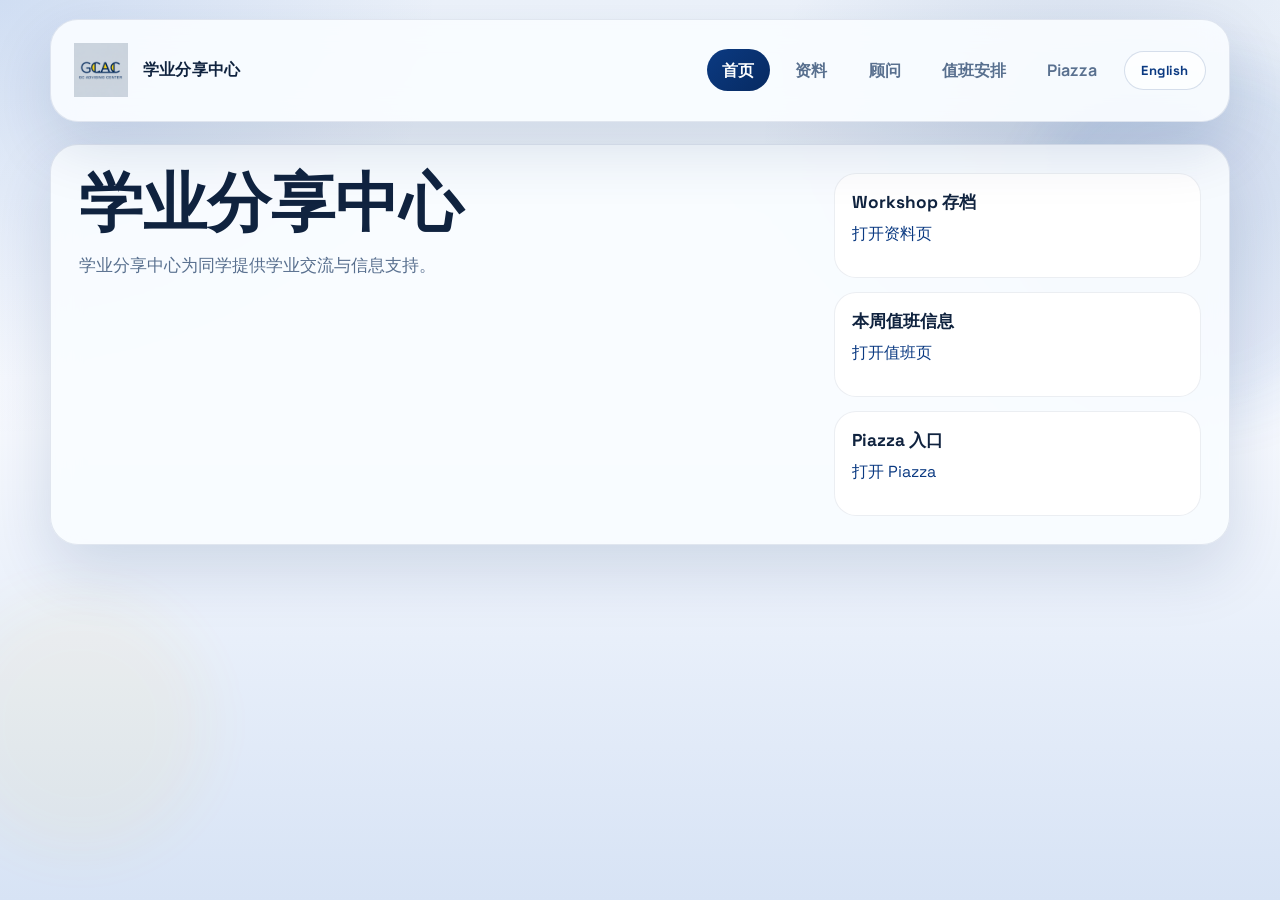
<file: index.html>
<!DOCTYPE html>
<html lang="zh-CN">
<head>
  <meta charset="UTF-8">
  <meta name="viewport" content="width=device-width, initial-scale=1.0">
  <title>GC Advising Center</title>
  <meta
    name="description"
    content="GC Advising Center with workshop materials, advisor profiles, weekday evening duty schedule, and Piazza access."
  >
  <link rel="preconnect" href="https://fonts.googleapis.com">
  <link rel="preconnect" href="https://fonts.gstatic.com" crossorigin>
  <link
    href="https://fonts.googleapis.com/css2?family=Manrope:wght@400;500;700;800&family=Space+Grotesk:wght@500;700&display=swap"
    rel="stylesheet"
  >
  <link rel="stylesheet" href="./assets/styles.css?v=20261105-piazza">
</head>
<body data-page="home">
  <div class="page-shell">
    <header class="topbar panel panel--nav">
      <a class="brand" href="./index.html"><img class="brand__logo" src="./assets/GCAC.png" alt="GC Advising Center logo"><span class="brand__text" id="brandText"></span></a>
      <div class="topbar__actions">
        <nav class="site-nav" id="siteNav" aria-label="Primary"></nav>
        <button class="lang-toggle" id="langToggle" type="button" aria-label="Switch language"></button>
      </div>
    </header>

    <main class="main-layout">
      <section class="hero hero--home panel panel--hero">
        <div class="hero__copy hero__copy--wide">
          <p class="eyebrow" id="siteTagline"></p>
          <h1 id="siteTitle"></h1>
          <p class="hero__description" id="siteDescription"></p>
        </div>
        <div class="hero__meta" id="homeEntryCards"></div>
      </section>
    </main>
  </div>

  <script src="./content/site-content.js?v=20261105-piazza"></script>
  <script src="./assets/app.js?v=20261105-piazza"></script>
</body>
</html>
</file>
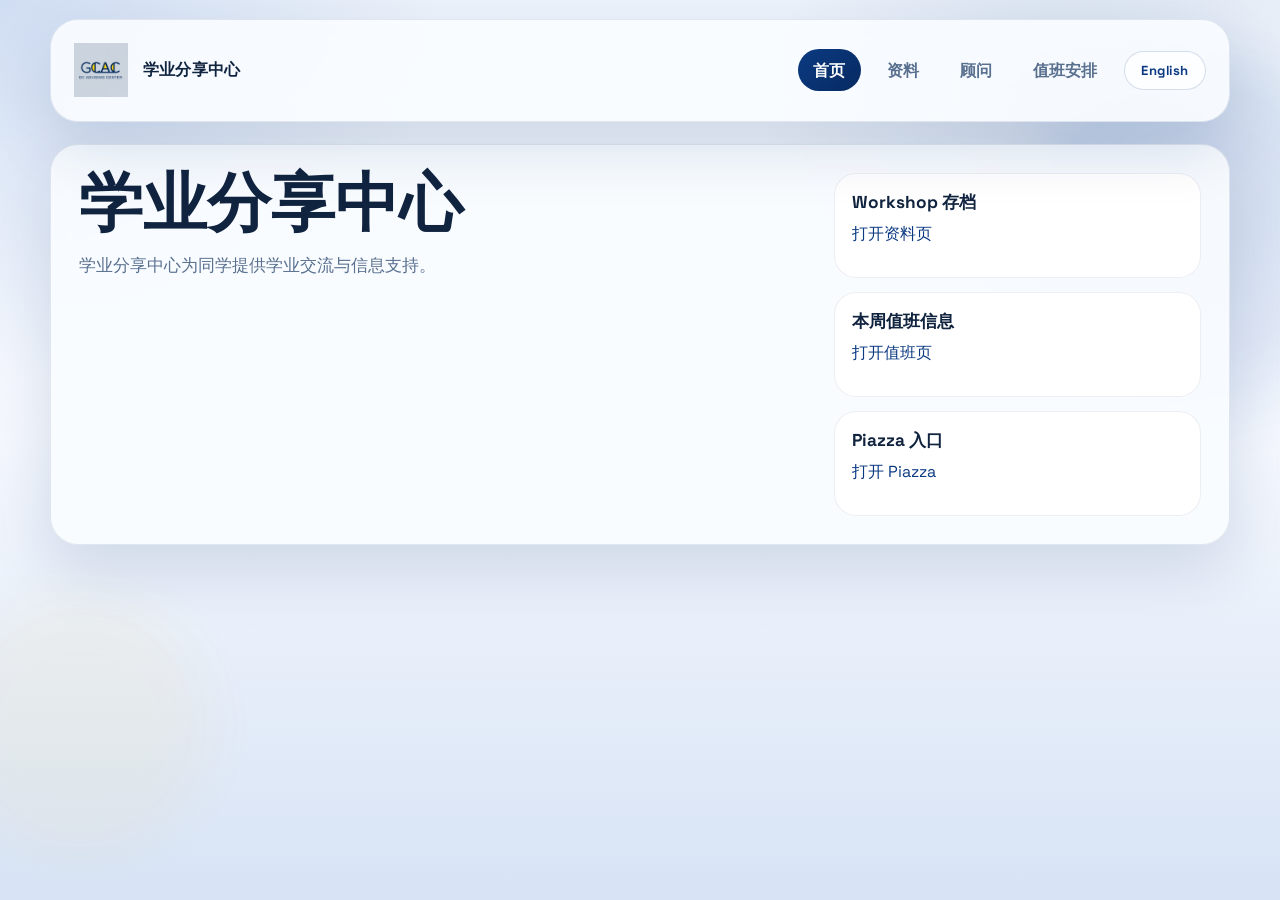
<file: webpage/index.html>
<!DOCTYPE html>
<html lang="zh-CN">
<head>
  <meta charset="UTF-8">
  <meta name="viewport" content="width=device-width, initial-scale=1.0">
  <title>GC Advising Center</title>
  <meta
    name="description"
    content="GC Advising Center with workshop materials, advisor profiles, weekday evening duty schedule, and Piazza access."
  >
  <link rel="preconnect" href="https://fonts.googleapis.com">
  <link rel="preconnect" href="https://fonts.gstatic.com" crossorigin>
  <link
    href="https://fonts.googleapis.com/css2?family=Manrope:wght@400;500;700;800&family=Space+Grotesk:wght@500;700&display=swap"
    rel="stylesheet"
  >
  <link rel="stylesheet" href="./assets/styles.css">
</head>
<body data-page="home">
  <div class="page-shell">
    <header class="topbar panel panel--nav">
      <a class="brand" href="./index.html"><img class="brand__logo" src="./assets/GCAC.png" alt="GC Advising Center logo"><span class="brand__text" id="brandText"></span></a>
      <div class="topbar__actions">
        <nav class="site-nav" id="siteNav" aria-label="Primary"></nav>
        <button class="lang-toggle" id="langToggle" type="button" aria-label="Switch language"></button>
      </div>
    </header>

    <main class="main-layout">
      <section class="hero hero--home panel panel--hero">
        <div class="hero__copy hero__copy--wide">
          <p class="eyebrow" id="siteTagline"></p>
          <h1 id="siteTitle"></h1>
          <p class="hero__description" id="siteDescription"></p>
        </div>
        <div class="hero__meta" id="homeEntryCards"></div>
      </section>
    </main>
  </div>

  <script src="./content/site-content.js"></script>
  <script src="./assets/app.js"></script>
</body>
</html>
</file>
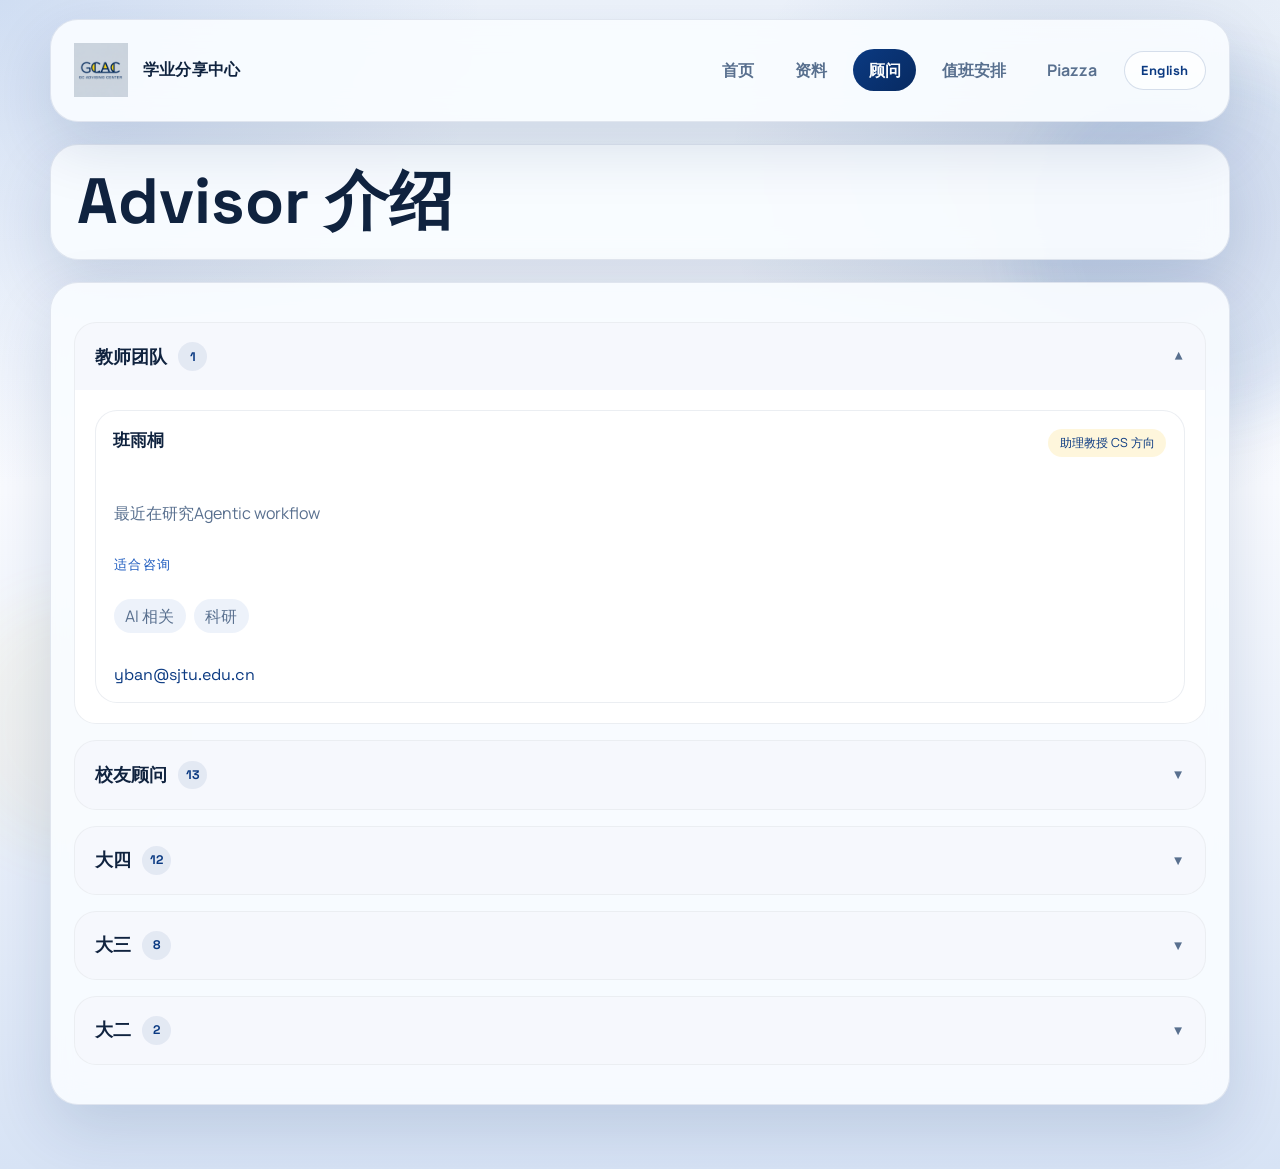
<file: advisors.html>
<!DOCTYPE html>
<html lang="zh-CN">
<head>
  <meta charset="UTF-8">
  <meta name="viewport" content="width=device-width, initial-scale=1.0">
  <title>Advisors | GC Advising Center</title>
  <meta name="description" content="Advisor profiles for the GC Advising Center.">
  <link rel="preconnect" href="https://fonts.googleapis.com">
  <link rel="preconnect" href="https://fonts.gstatic.com" crossorigin>
  <link href="https://fonts.googleapis.com/css2?family=Manrope:wght@400;500;700;800&family=Space+Grotesk:wght@500;700&display=swap" rel="stylesheet">
  <link rel="stylesheet" href="./assets/styles.css?v=20261105-piazza">
  
</head>
<body data-page="advisors">
  <div class="page-shell">
    <header class="topbar panel panel--nav">
      <a class="brand" href="./index.html">
        <img class="brand__logo" src="./assets/GCAC.png" alt="GC Advising Center logo">
        <span class="brand__text" id="brandText"></span>
      </a>
      <div class="topbar__actions">
        <nav class="site-nav" id="siteNav" aria-label="Primary"></nav>
        <button class="lang-toggle" id="langToggle" type="button" aria-label="Switch language"></button>
      </div>
    </header>

    <main class="main-layout">
      <section class="subpage-hero panel">
        <p class="eyebrow" id="pageKicker"></p>
        <h1 id="pageTitle"></h1>
        <p class="hero__description" id="pageDescription"></p>
      </section>

      <section class="panel">
        <div class="section-heading">
          <p class="section-kicker" id="advisorDirectoryKicker"></p>
          <h2 id="advisorDirectoryTitle"></h2>
        </div>
        <div id="accordionContainer"></div>
      </section>
    </main>
  </div>

  <script src="./content/site-content.js?v=20261105-piazza"></script>
  <script src="./assets/app.js?v=20261105-piazza"></script>
</body>
</html>
</file>
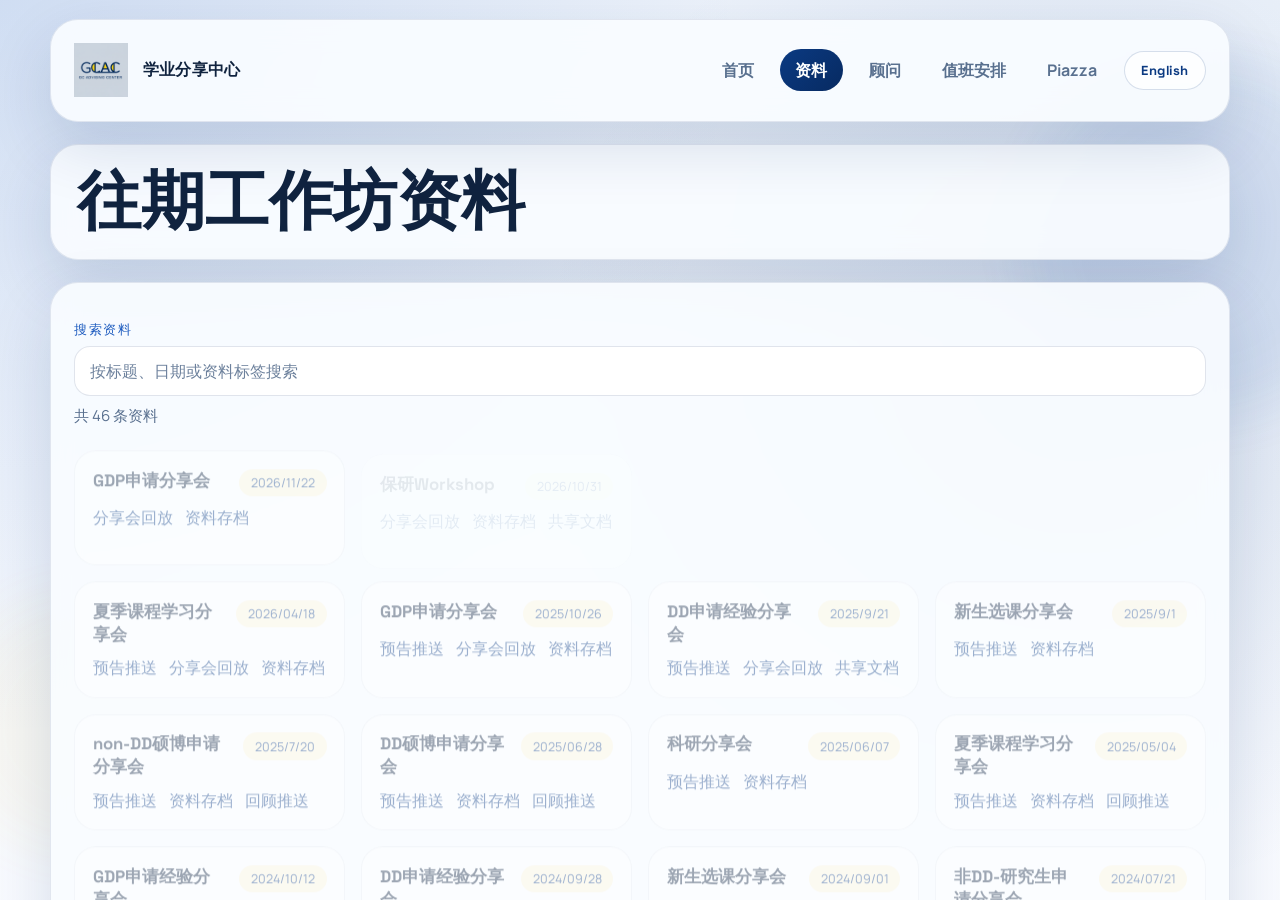
<file: archive.html>
<!DOCTYPE html>
<html lang="en">
<head>
  <meta charset="UTF-8">
  <meta http-equiv="refresh" content="0; url=./materials.html">
  <meta name="viewport" content="width=device-width, initial-scale=1.0">
  <title>Redirecting To Materials</title>
</head>
<body>
  <p>Redirecting to <a href="./materials.html">materials.html</a>...</p>
</body>
</html>
</file>
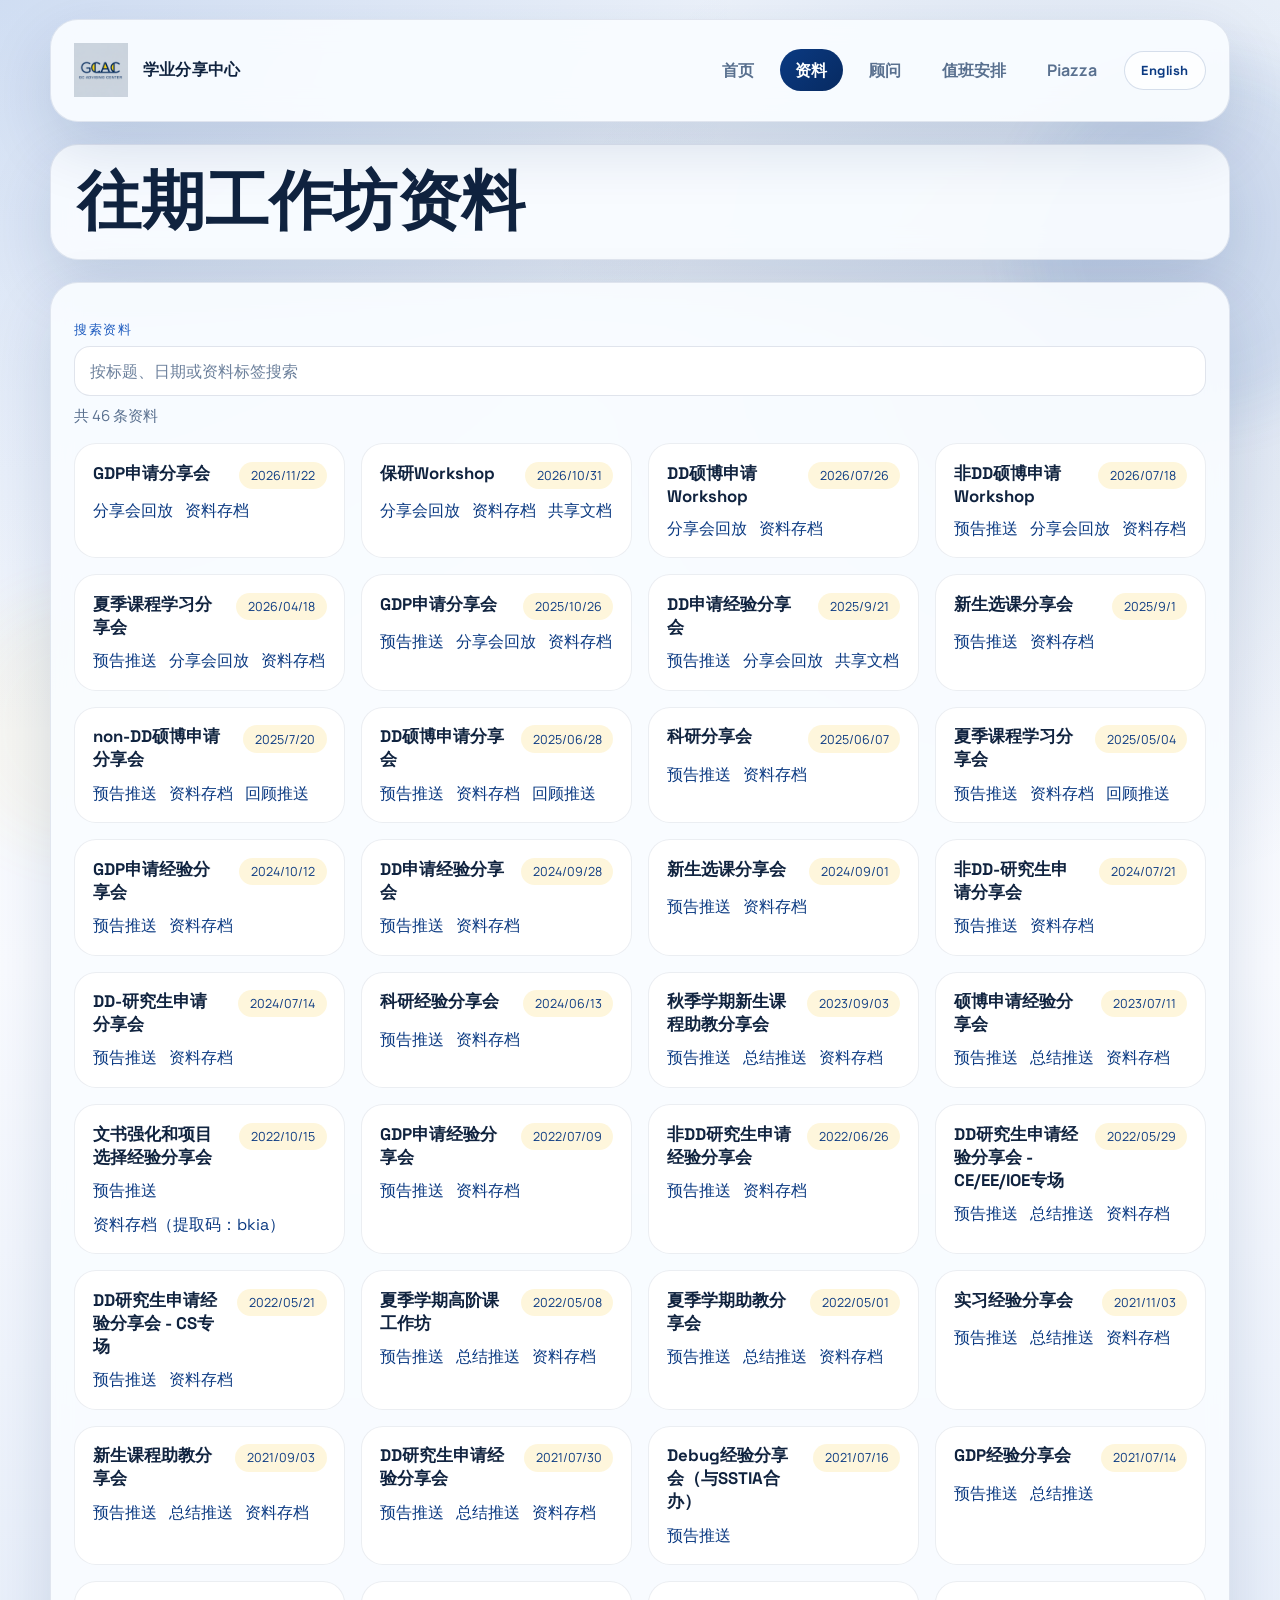
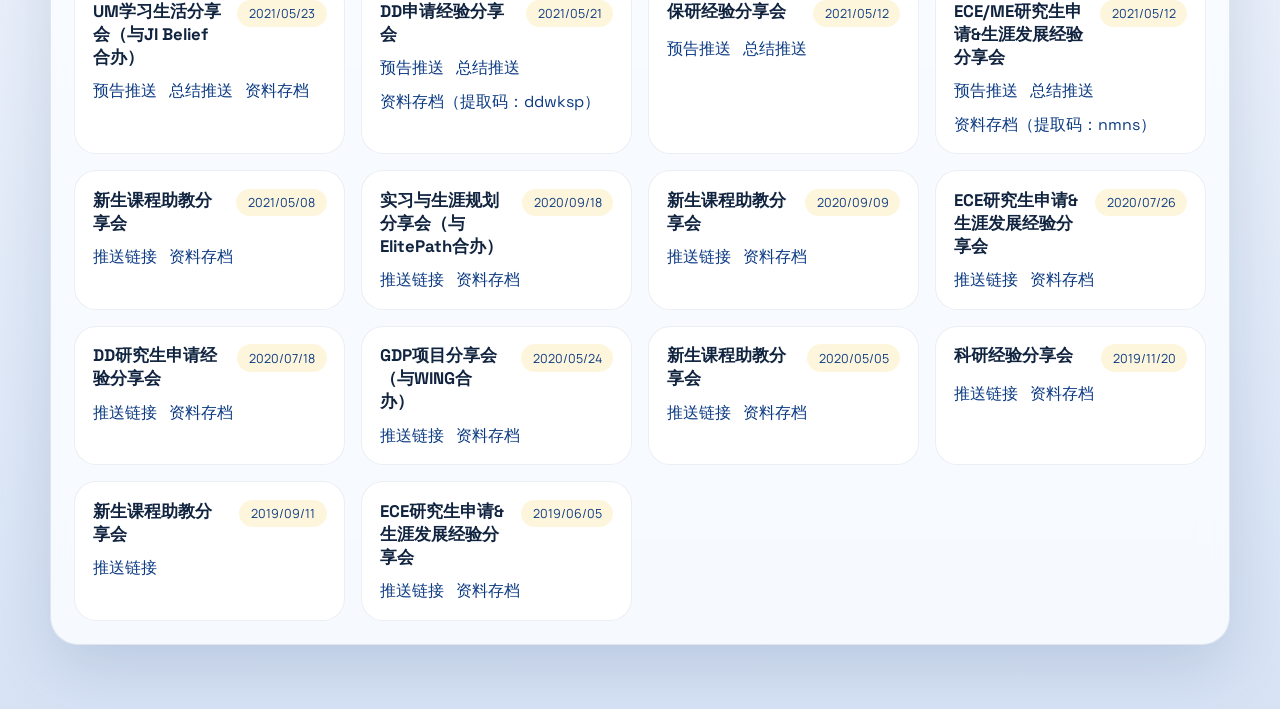
<file: materials.html>
<!DOCTYPE html>
<html lang="zh-CN">
<head>
  <meta charset="UTF-8">
  <meta name="viewport" content="width=device-width, initial-scale=1.0">
  <title>Materials | GC Advising Center</title>
  <meta
    name="description"
    content="Workshop archive and materials for the GC Advising Center."
  >
  <link rel="preconnect" href="https://fonts.googleapis.com">
  <link rel="preconnect" href="https://fonts.gstatic.com" crossorigin>
  <link
    href="https://fonts.googleapis.com/css2?family=Manrope:wght@400;500;700;800&family=Space+Grotesk:wght@500;700&display=swap"
    rel="stylesheet"
  >
  <link rel="stylesheet" href="./assets/styles.css?v=20261105-piazza">
</head>
<body data-page="materials">
  <div class="page-shell">
    <header class="topbar panel panel--nav">
      <a class="brand" href="./index.html"><img class="brand__logo" src="./assets/GCAC.png" alt="GC Advising Center logo"><span class="brand__text" id="brandText"></span></a>
      <div class="topbar__actions">
        <nav class="site-nav" id="siteNav" aria-label="Primary"></nav>
        <button class="lang-toggle" id="langToggle" type="button" aria-label="Switch language"></button>
      </div>
    </header>

    <main class="main-layout">
      <section class="subpage-hero panel">
        <p class="eyebrow" id="pageKicker"></p>
        <h1 id="pageTitle"></h1>
        <p class="hero__description" id="pageDescription"></p>
      </section>

      <section class="panel">
        <div class="section-heading">
          <p class="section-kicker" id="materialsArchiveKicker"></p>
          <h2 id="materialsArchiveTitle"></h2>
        </div>
        <div class="materials-search" id="materialsSearch">
          <label class="search-field" for="materialsSearchInput">
            <span class="detail-label materials-search__label" id="materialsSearchLabel"></span>
            <input
              class="search-input"
              id="materialsSearchInput"
              type="search"
              autocomplete="off"
              spellcheck="false"
            >
          </label>
          <p class="materials-search__meta" id="materialsSearchMeta"></p>
        </div>
        <div class="material-list material-list--archive" id="materialsArchive"></div>
      </section>
    </main>
  </div>

  <script src="./content/site-content.js?v=20261105-piazza"></script>
  <script src="./assets/app.js?v=20261105-piazza"></script>
</body>
</html>
</file>
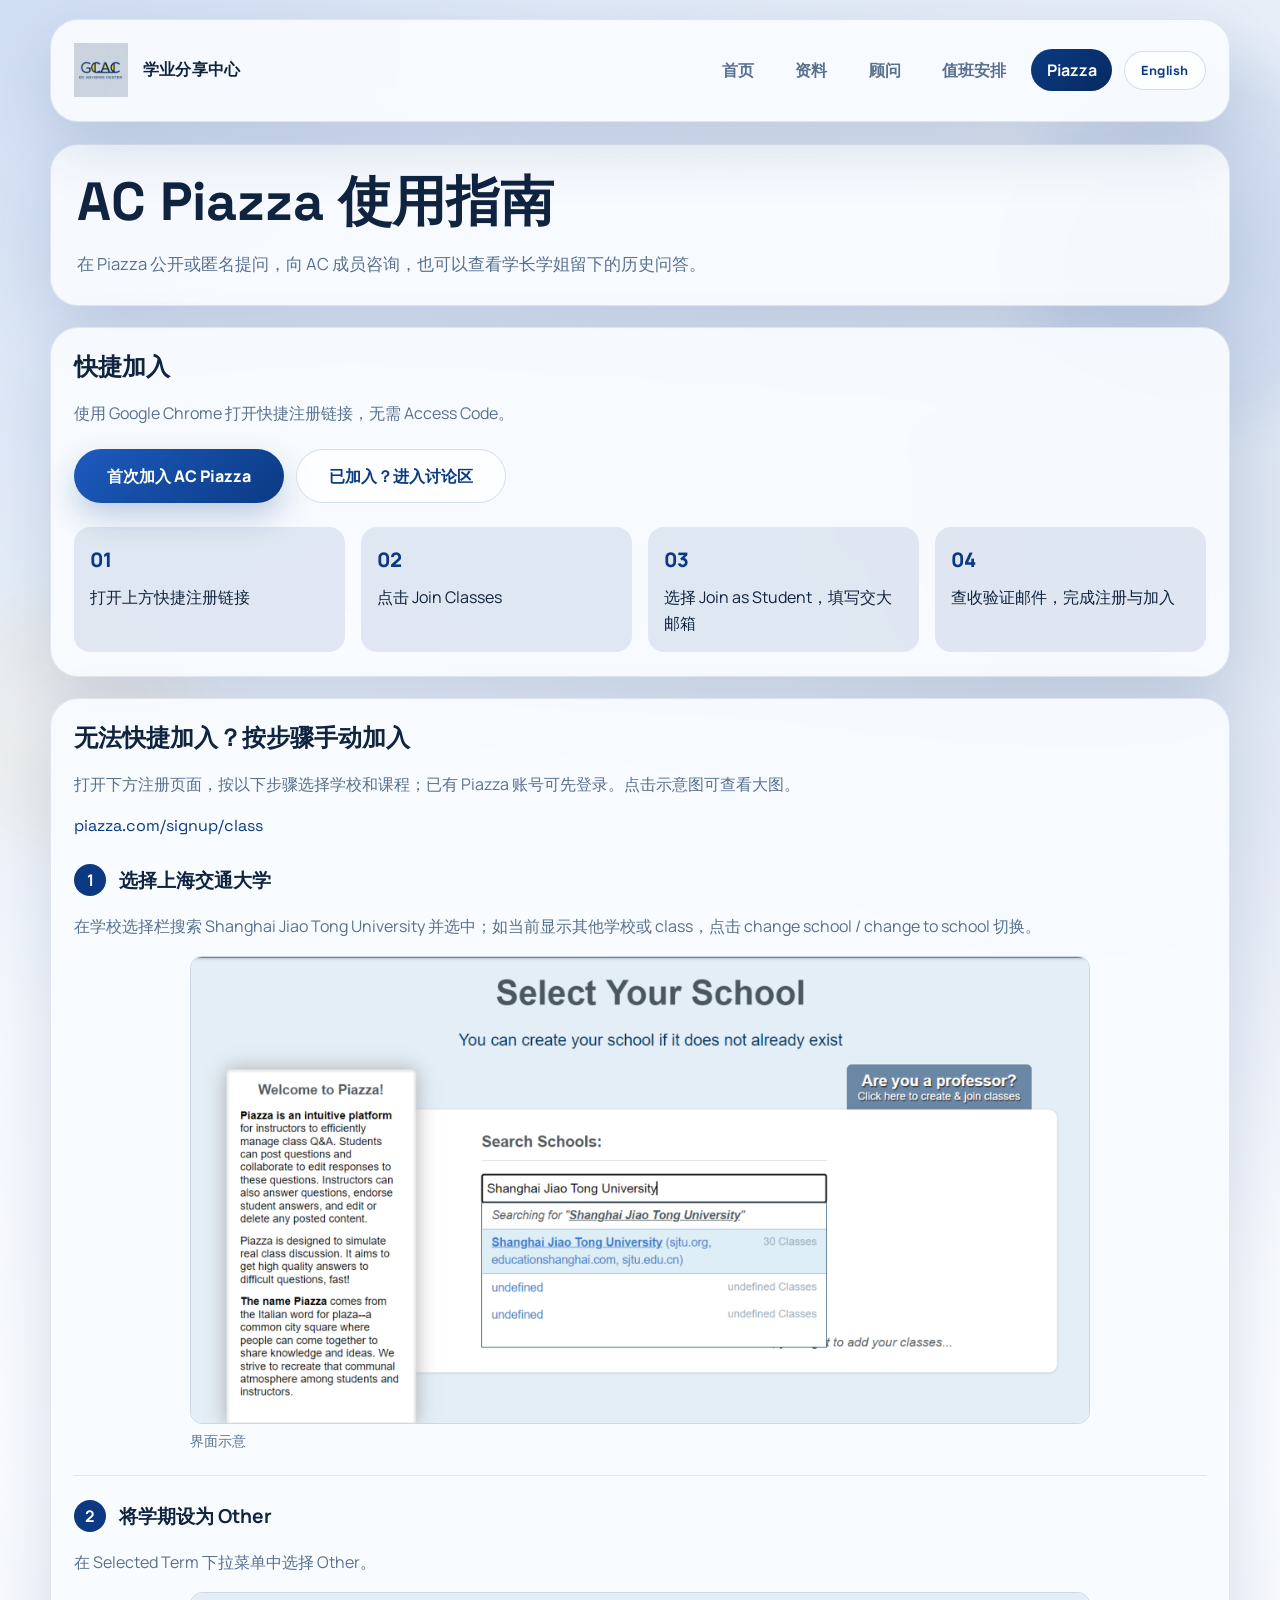
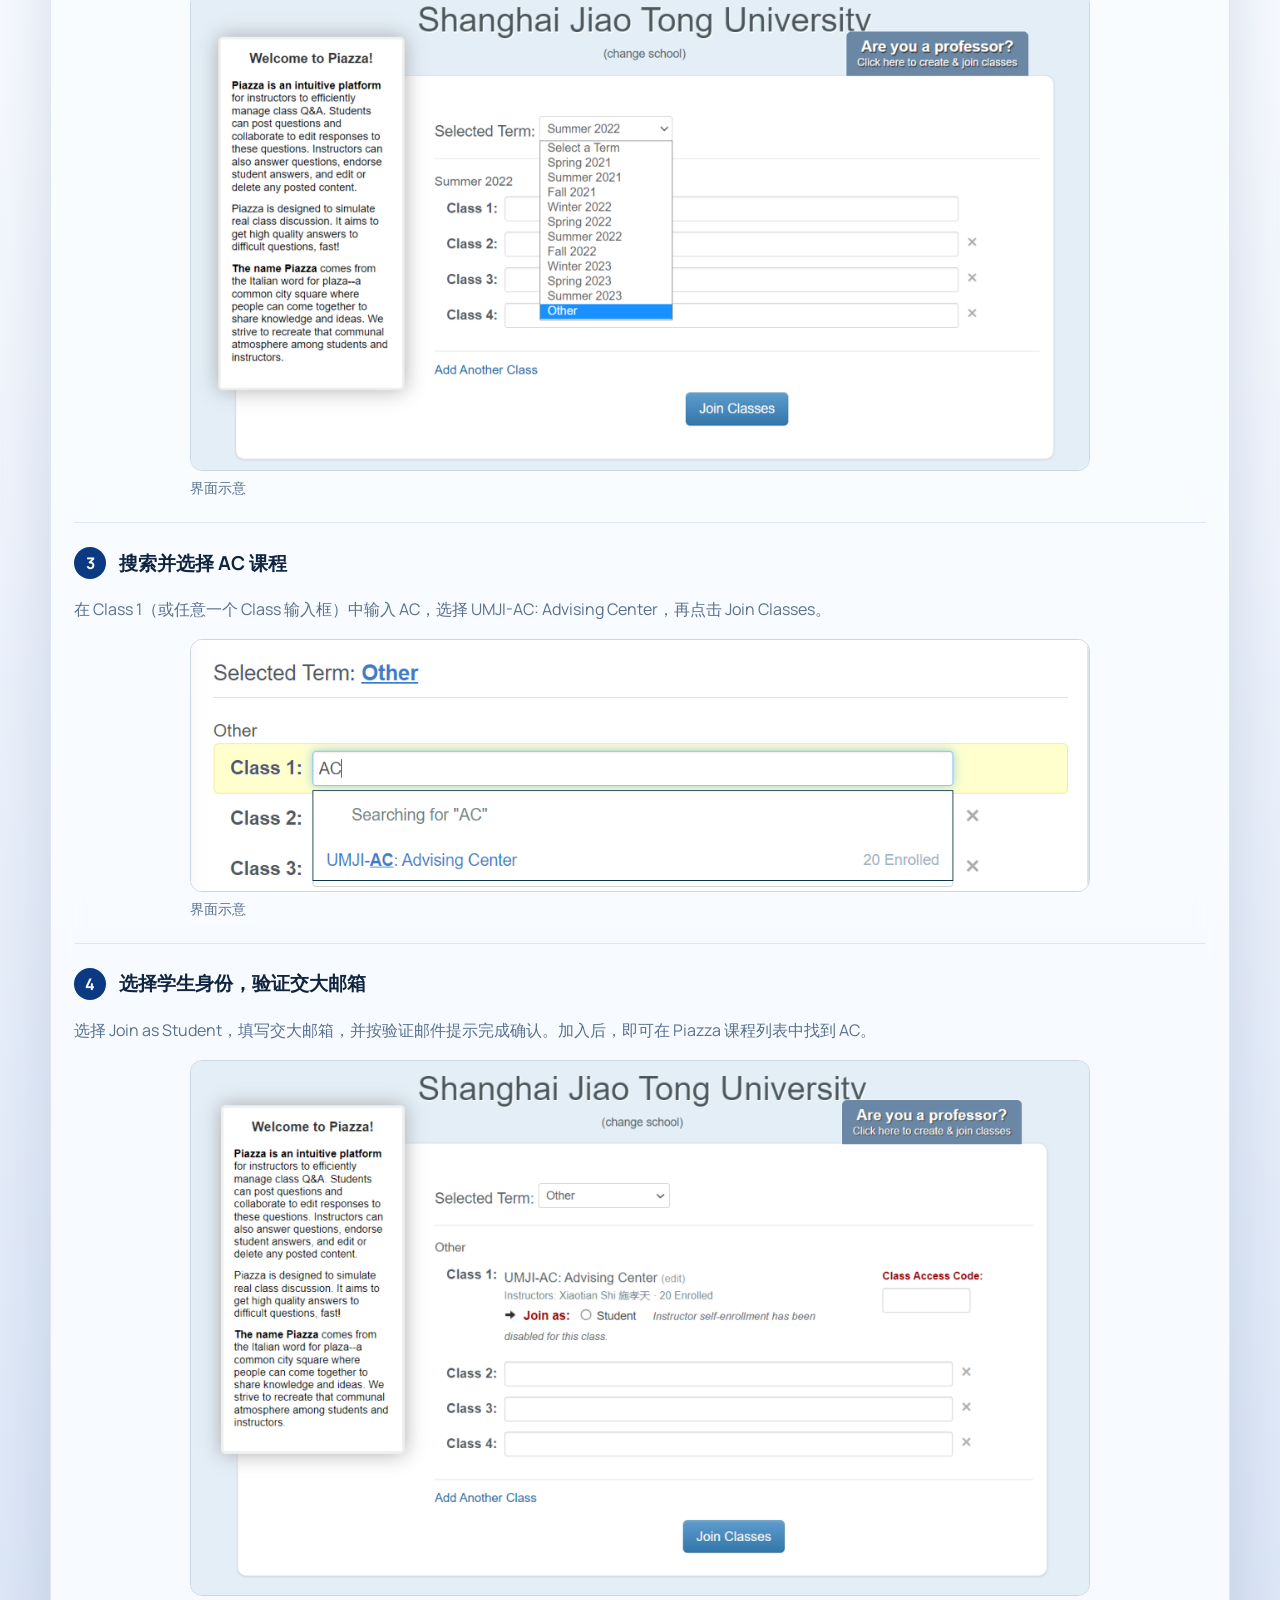
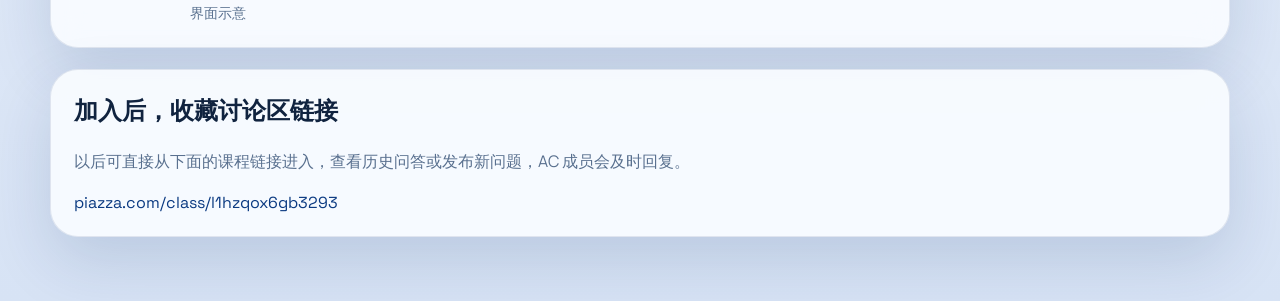
<file: piazza.html>
<!DOCTYPE html>
<html lang="zh-CN">
<head>
  <meta charset="UTF-8">
  <meta name="viewport" content="width=device-width, initial-scale=1.0">
  <title>Piazza | GC Advising Center</title>
  <meta
    name="description"
    content="Join the Advising Center Piazza community: quick enrollment and illustrated step-by-step instructions."
  >
  <link rel="preconnect" href="https://fonts.googleapis.com">
  <link rel="preconnect" href="https://fonts.gstatic.com" crossorigin>
  <link
    href="https://fonts.googleapis.com/css2?family=Manrope:wght@400;500;700;800&family=Space+Grotesk:wght@500;700&display=swap"
    rel="stylesheet"
  >
  <link rel="stylesheet" href="./assets/styles.css?v=20261105-piazza">
</head>
<body data-page="piazza">
  <div class="page-shell">
    <header class="topbar panel panel--nav">
      <a class="brand" href="./index.html"><img class="brand__logo" src="./assets/GCAC.png" alt="GC Advising Center logo"><span class="brand__text" id="brandText"></span></a>
      <div class="topbar__actions">
        <nav class="site-nav" id="siteNav" aria-label="Primary"></nav>
        <button class="lang-toggle" id="langToggle" type="button" aria-label="Switch language"></button>
      </div>
    </header>

    <main class="main-layout">
      <section class="subpage-hero panel">
        <p class="eyebrow" id="pageKicker"></p>
        <h1 id="pageTitle"></h1>
        <p class="hero__description" id="pageDescription"></p>
      </section>

      <section class="panel piazza-quick" aria-labelledby="piazzaQuickTitle">
        <div class="section-heading"><h2 id="piazzaQuickTitle"></h2></div>
        <p class="section-intro" id="piazzaQuickIntro"></p>
        <div class="hero__actions piazza-actions">
          <a class="button" id="piazzaJoinLink" href="https://piazza.com/sjtu.org/other/umjiac" target="_blank" rel="noreferrer"></a>
          <a class="button--ghost" id="piazzaClassLink" href="https://piazza.com/class/l1hzqox6gb3293" target="_blank" rel="noreferrer"></a>
        </div>
        <ol class="piazza-quick-steps" id="piazzaQuickSteps"></ol>
      </section>

      <section class="panel" aria-labelledby="piazzaManualTitle">
        <div class="section-heading"><h2 id="piazzaManualTitle"></h2></div>
        <p class="section-intro" id="piazzaManualIntro"></p>
        <a class="text-link piazza-address" id="piazzaSignupLink" href="https://piazza.com/signup/class" target="_blank" rel="noreferrer">piazza.com/signup/class</a>
        <ol class="piazza-manual-steps" id="piazzaManualSteps"></ol>
      </section>

      <section class="panel piazza-bookmark" aria-labelledby="piazzaBookmarkTitle">
        <h2 id="piazzaBookmarkTitle"></h2>
        <p class="section-intro" id="piazzaBookmarkIntro"></p>
        <a class="text-link piazza-address" href="https://piazza.com/class/l1hzqox6gb3293" target="_blank" rel="noreferrer">piazza.com/class/l1hzqox6gb3293</a>
      </section>
    </main>
  </div>

  <script src="./content/site-content.js?v=20261105-piazza"></script>
  <script src="./assets/app.js?v=20261105-piazza"></script>
</body>
</html>
</file>
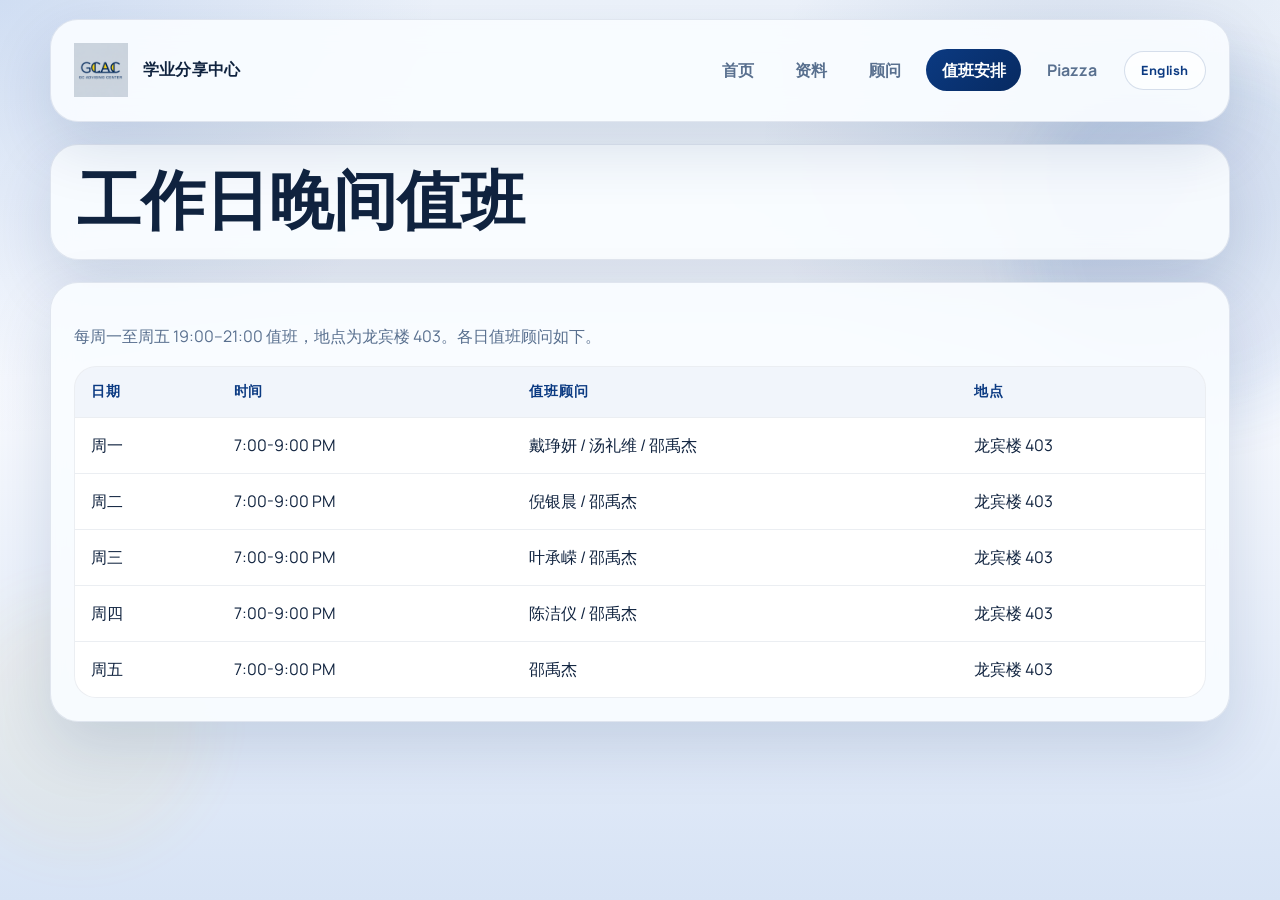
<file: schedule.html>
<!DOCTYPE html>
<html lang="zh-CN">
<head>
  <meta charset="UTF-8">
  <meta name="viewport" content="width=device-width, initial-scale=1.0">
  <title>Duty Schedule | GC Advising Center</title>
  <meta
    name="description"
    content="Weekday evening duty schedule for the GC Advising Center."
  >
  <link rel="preconnect" href="https://fonts.googleapis.com">
  <link rel="preconnect" href="https://fonts.gstatic.com" crossorigin>
  <link
    href="https://fonts.googleapis.com/css2?family=Manrope:wght@400;500;700;800&family=Space+Grotesk:wght@500;700&display=swap"
    rel="stylesheet"
  >
  <link rel="stylesheet" href="./assets/styles.css?v=20261105-piazza">
</head>
<body data-page="schedule">
  <div class="page-shell">
    <header class="topbar panel panel--nav">
      <a class="brand" href="./index.html"><img class="brand__logo" src="./assets/GCAC.png" alt="GC Advising Center logo"><span class="brand__text" id="brandText"></span></a>
      <div class="topbar__actions">
        <nav class="site-nav" id="siteNav" aria-label="Primary"></nav>
        <button class="lang-toggle" id="langToggle" type="button" aria-label="Switch language"></button>
      </div>
    </header>

    <main class="main-layout">
      <section class="subpage-hero panel">
        <p class="eyebrow" id="pageKicker"></p>
        <h1 id="pageTitle"></h1>
        <p class="hero__description" id="pageDescription"></p>
      </section>

      <section class="panel">
        <div class="section-heading">
          <p class="section-kicker" id="scheduleTableKicker"></p>
          <h2 id="scheduleTableTitle"></h2>
        </div>
        <p class="section-intro" id="scheduleIntro"></p>
        <div class="table-shell">
          <table class="schedule-table" id="dutyScheduleTable"></table>
        </div>
      </section>
    </main>
  </div>

  <script src="./content/site-content.js?v=20261105-piazza"></script>
  <script src="./assets/app.js?v=20261105-piazza"></script>
</body>
</html>
</file>
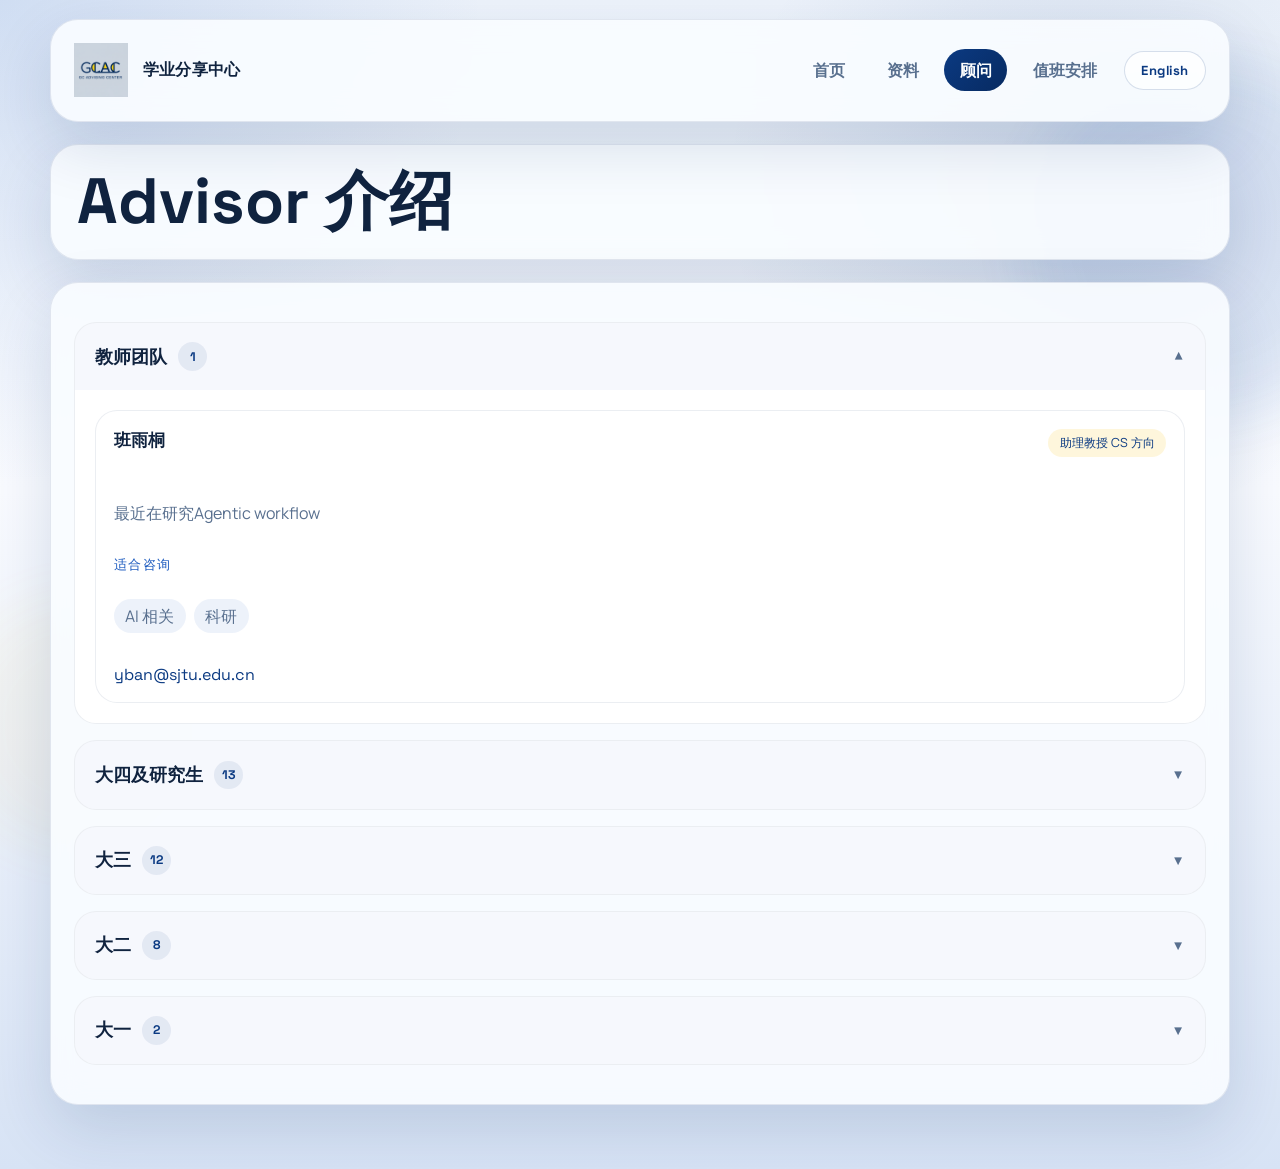
<file: webpage/advisors.html>
<!DOCTYPE html>
<html lang="zh-CN">
<head>
  <meta charset="UTF-8">
  <meta name="viewport" content="width=device-width, initial-scale=1.0">
  <title>Advisors | GC Advising Center</title>
  <meta name="description" content="Advisor profiles for the GC Advising Center.">
  <link rel="preconnect" href="https://fonts.googleapis.com">
  <link rel="preconnect" href="https://fonts.gstatic.com" crossorigin>
  <link href="https://fonts.googleapis.com/css2?family=Manrope:wght@400;500;700;800&family=Space+Grotesk:wght@500;700&display=swap" rel="stylesheet">
  <link rel="stylesheet" href="./assets/styles.css">
  
</head>
<body data-page="advisors">
  <div class="page-shell">
    <header class="topbar panel panel--nav">
      <a class="brand" href="./index.html">
        <img class="brand__logo" src="./assets/GCAC.png" alt="GC Advising Center logo">
        <span class="brand__text" id="brandText"></span>
      </a>
      <div class="topbar__actions">
        <nav class="site-nav" id="siteNav" aria-label="Primary"></nav>
        <button class="lang-toggle" id="langToggle" type="button" aria-label="Switch language"></button>
      </div>
    </header>

    <main class="main-layout">
      <section class="subpage-hero panel">
        <p class="eyebrow" id="pageKicker"></p>
        <h1 id="pageTitle"></h1>
        <p class="hero__description" id="pageDescription"></p>
      </section>

      <section class="panel">
        <div class="section-heading">
          <p class="section-kicker" id="advisorDirectoryKicker"></p>
          <h2 id="advisorDirectoryTitle"></h2>
        </div>
        <div id="accordionContainer"></div>
      </section>
    </main>
  </div>

  <script src="./content/site-content.js"></script>
  <script src="./assets/app.js"></script>
</body>
</html>
</file>
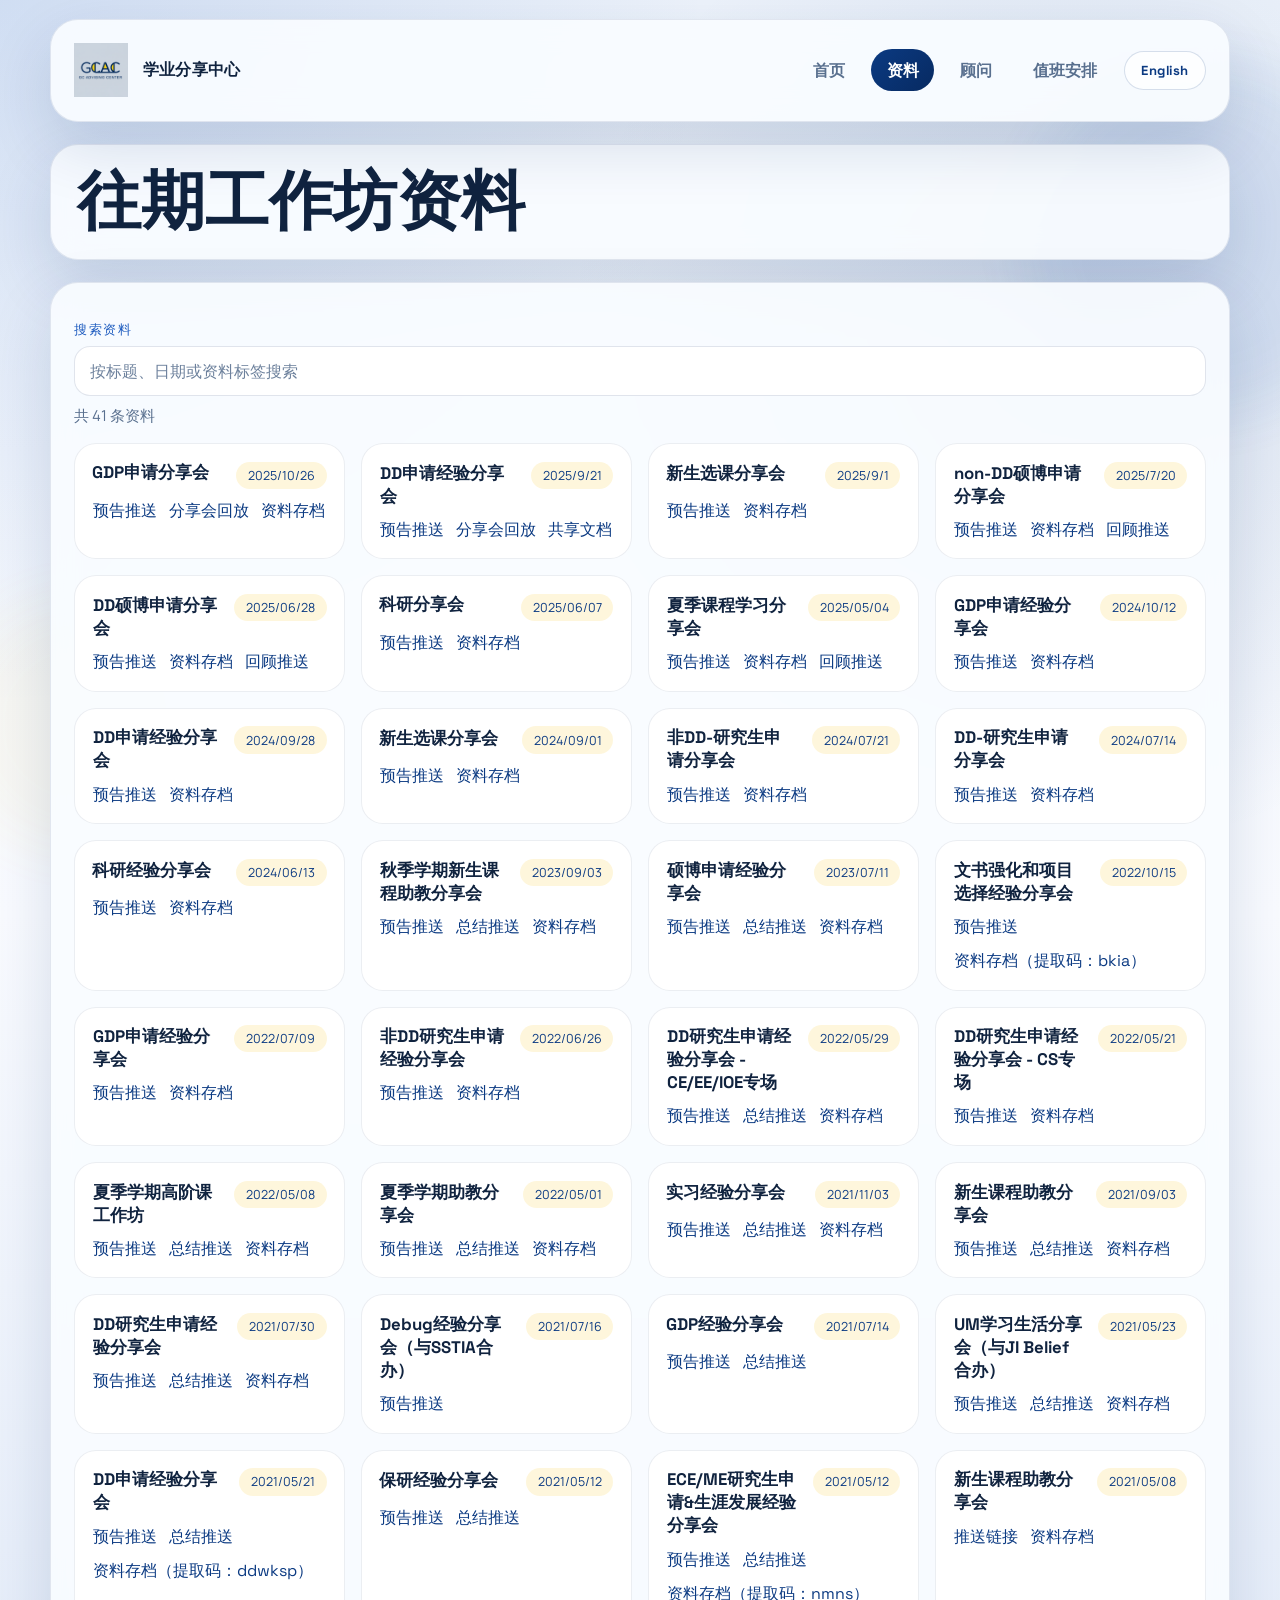
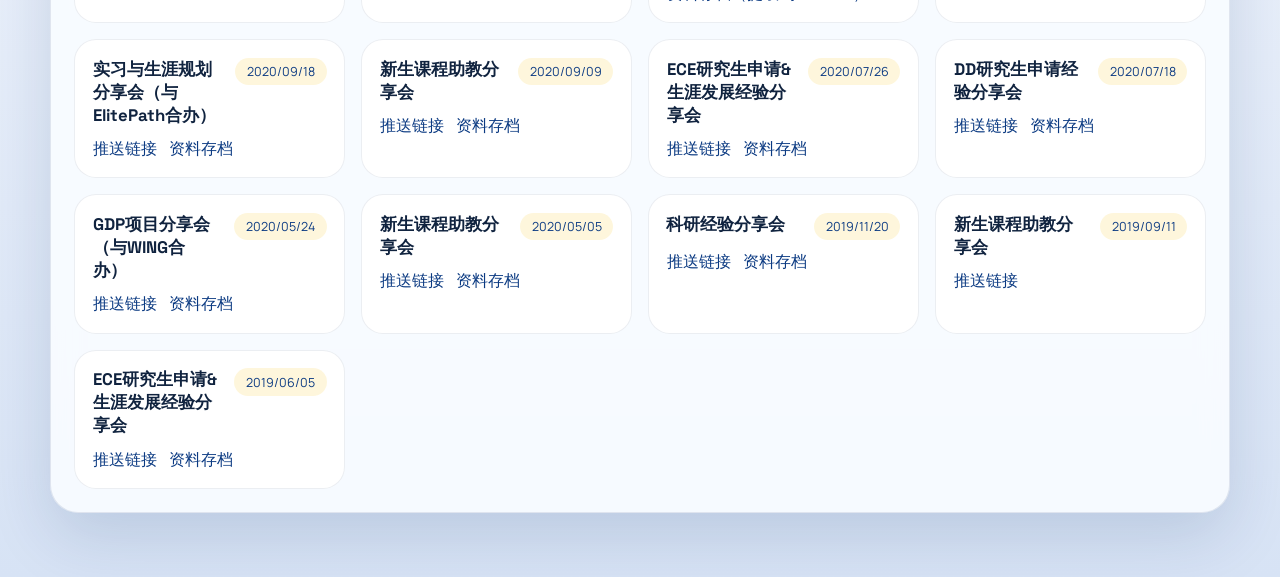
<file: webpage/materials.html>
<!DOCTYPE html>
<html lang="zh-CN">
<head>
  <meta charset="UTF-8">
  <meta name="viewport" content="width=device-width, initial-scale=1.0">
  <title>Materials | GC Advising Center</title>
  <meta
    name="description"
    content="Workshop archive and materials for the GC Advising Center."
  >
  <link rel="preconnect" href="https://fonts.googleapis.com">
  <link rel="preconnect" href="https://fonts.gstatic.com" crossorigin>
  <link
    href="https://fonts.googleapis.com/css2?family=Manrope:wght@400;500;700;800&family=Space+Grotesk:wght@500;700&display=swap"
    rel="stylesheet"
  >
  <link rel="stylesheet" href="./assets/styles.css">
</head>
<body data-page="materials">
  <div class="page-shell">
    <header class="topbar panel panel--nav">
      <a class="brand" href="./index.html"><img class="brand__logo" src="./assets/GCAC.png" alt="GC Advising Center logo"><span class="brand__text" id="brandText"></span></a>
      <div class="topbar__actions">
        <nav class="site-nav" id="siteNav" aria-label="Primary"></nav>
        <button class="lang-toggle" id="langToggle" type="button" aria-label="Switch language"></button>
      </div>
    </header>

    <main class="main-layout">
      <section class="subpage-hero panel">
        <p class="eyebrow" id="pageKicker"></p>
        <h1 id="pageTitle"></h1>
        <p class="hero__description" id="pageDescription"></p>
      </section>

      <section class="panel">
        <div class="section-heading">
          <p class="section-kicker" id="materialsArchiveKicker"></p>
          <h2 id="materialsArchiveTitle"></h2>
        </div>
        <div class="materials-search" id="materialsSearch">
          <label class="search-field" for="materialsSearchInput">
            <span class="detail-label materials-search__label" id="materialsSearchLabel"></span>
            <input
              class="search-input"
              id="materialsSearchInput"
              type="search"
              autocomplete="off"
              spellcheck="false"
            >
          </label>
          <p class="materials-search__meta" id="materialsSearchMeta"></p>
        </div>
        <div class="material-list material-list--archive" id="materialsArchive"></div>
      </section>
    </main>
  </div>

  <script src="./content/site-content.js"></script>
  <script src="./assets/app.js"></script>
</body>
</html>
</file>
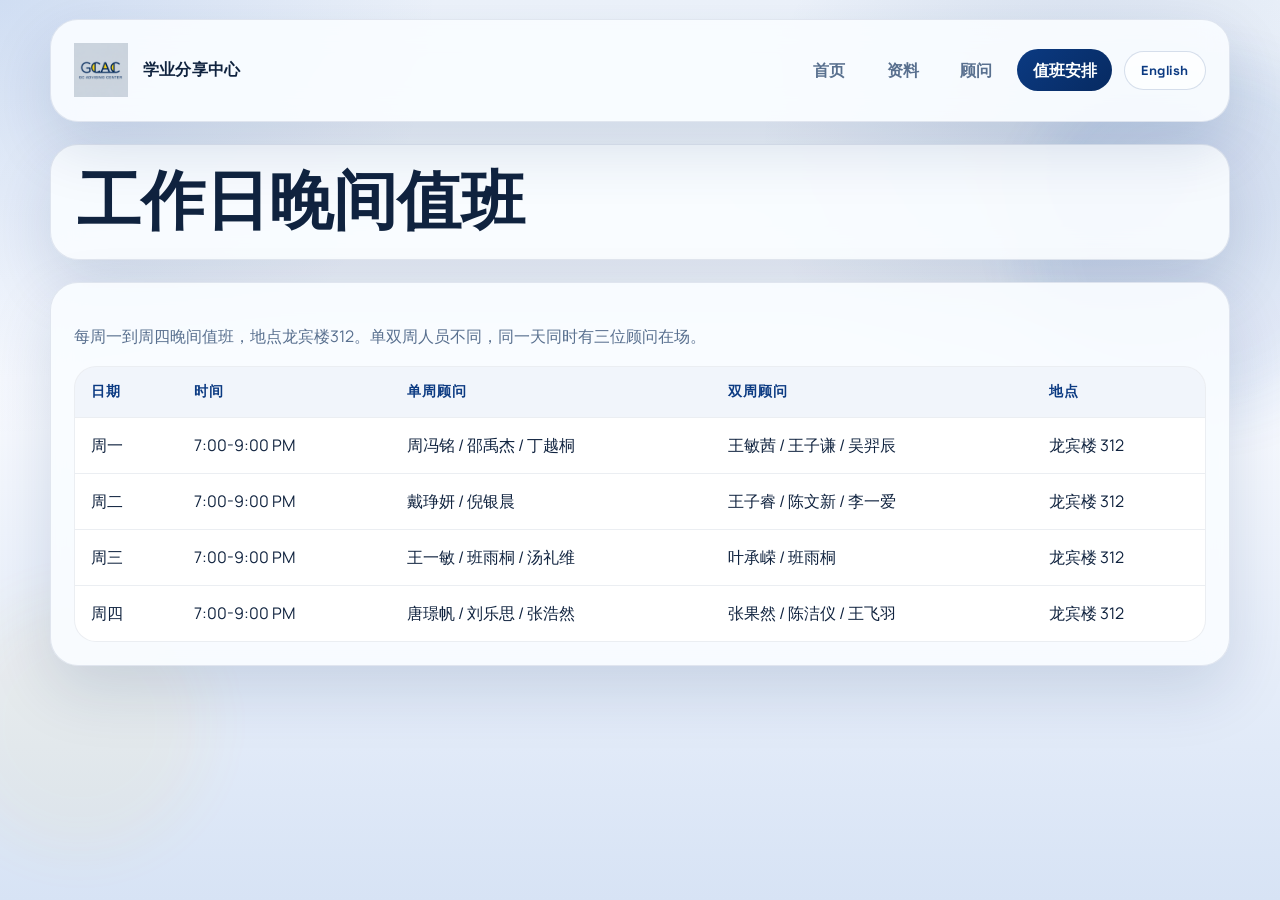
<file: webpage/schedule.html>
<!DOCTYPE html>
<html lang="zh-CN">
<head>
  <meta charset="UTF-8">
  <meta name="viewport" content="width=device-width, initial-scale=1.0">
  <title>Duty Schedule | GC Advising Center</title>
  <meta
    name="description"
    content="Weekday evening duty schedule for the GC Advising Center."
  >
  <link rel="preconnect" href="https://fonts.googleapis.com">
  <link rel="preconnect" href="https://fonts.gstatic.com" crossorigin>
  <link
    href="https://fonts.googleapis.com/css2?family=Manrope:wght@400;500;700;800&family=Space+Grotesk:wght@500;700&display=swap"
    rel="stylesheet"
  >
  <link rel="stylesheet" href="./assets/styles.css">
</head>
<body data-page="schedule">
  <div class="page-shell">
    <header class="topbar panel panel--nav">
      <a class="brand" href="./index.html"><img class="brand__logo" src="./assets/GCAC.png" alt="GC Advising Center logo"><span class="brand__text" id="brandText"></span></a>
      <div class="topbar__actions">
        <nav class="site-nav" id="siteNav" aria-label="Primary"></nav>
        <button class="lang-toggle" id="langToggle" type="button" aria-label="Switch language"></button>
      </div>
    </header>

    <main class="main-layout">
      <section class="subpage-hero panel">
        <p class="eyebrow" id="pageKicker"></p>
        <h1 id="pageTitle"></h1>
        <p class="hero__description" id="pageDescription"></p>
      </section>

      <section class="panel">
        <div class="section-heading">
          <p class="section-kicker" id="scheduleTableKicker"></p>
          <h2 id="scheduleTableTitle"></h2>
        </div>
        <p class="section-intro" id="scheduleIntro"></p>
        <div class="table-shell">
          <table class="schedule-table" id="dutyScheduleTable"></table>
        </div>
      </section>
    </main>
  </div>

  <script src="./content/site-content.js"></script>
  <script src="./assets/app.js"></script>
</body>
</html>
</file>
<file: assets/styles.css>
:root {
  --bg: #edf3fb;
  --bg-deep: #d7e3f5;
  --surface: rgba(249, 252, 255, 0.92);
  --surface-strong: #ffffff;
  --line: rgba(10, 44, 96, 0.1);
  --line-strong: rgba(10, 44, 96, 0.18);
  --text: #10233f;
  --muted: #59708f;
  --highlight: #0b3a82;
  --highlight-strong: #072a61;
  --highlight-soft: rgba(11, 58, 130, 0.1);
  --accent: #1d5bbf;
  --accent-soft: rgba(244, 198, 42, 0.16);
  --shadow: 0 24px 64px rgba(10, 44, 96, 0.14);
}

* {
  box-sizing: border-box;
}

html {
  scroll-behavior: smooth;
}

body {
  margin: 0;
  min-height: 100vh;
  font-family: "Manrope", "Segoe UI", sans-serif;
  color: var(--text);
  background:
    radial-gradient(circle at top left, rgba(29, 91, 191, 0.14), transparent 28%),
    radial-gradient(circle at 84% 16%, rgba(11, 58, 130, 0.12), transparent 24%),
    linear-gradient(180deg, var(--bg), #f9fbff 42%, var(--bg-deep) 100%);
}

body::before,
body::after {
  content: "";
  position: fixed;
  z-index: -1;
  border-radius: 999px;
  filter: blur(28px);
  opacity: 0.72;
}

body::before {
  width: 22rem;
  height: 22rem;
  top: 4rem;
  right: -6rem;
  background: rgba(29, 91, 191, 0.12);
}

body::after {
  width: 16rem;
  height: 16rem;
  bottom: 3rem;
  left: -3rem;
  background: rgba(244, 198, 42, 0.08);
}

.page-shell {
  width: min(1180px, calc(100% - 2rem));
  margin: 0 auto;
  padding: 1.2rem 0 4rem;
}

.main-layout {
  display: grid;
  gap: 1.35rem;
}

.panel {
  border: 1px solid var(--line);
  border-radius: 28px;
  background: var(--surface);
  box-shadow: var(--shadow);
  backdrop-filter: blur(14px);
  padding: 1.45rem;
}

.panel--nav {
  display: flex;
  justify-content: space-between;
  align-items: center;
  gap: 1rem;
  margin-bottom: 1.4rem;
  position: sticky;
  top: 1rem;
  z-index: 10;
}

.brand,
.nav-link,
.button,
.button--ghost,
.overview-card,
.text-link {
  text-decoration: none;
}

.brand {
  display: inline-flex;
  align-items: center;
  gap: 0.9rem;
  color: var(--text);
}

.brand__logo {
  display: block;
  width: auto;
  height: 54px;
  object-fit: contain;
}

.brand__text {
  font-family: "Space Grotesk", "Segoe UI", sans-serif;
  font-size: 1rem;
  font-weight: 700;
  letter-spacing: 0.02em;
}

.bilingual {
  display: inline-grid;
  gap: 0.16rem;
}

.bilingual--inline {
  display: inline-flex;
  flex-wrap: wrap;
  gap: 0.32rem;
  align-items: baseline;
}

.bilingual__zh {
  font-weight: 700;
  letter-spacing: 0.01em;
}

.bilingual__en {
  font-size: 0.86em;
  font-weight: 600;
  letter-spacing: 0.01em;
  opacity: 0.66;
}

.site-nav {
  display: flex;
  flex-wrap: wrap;
  justify-content: flex-end;
  gap: 0.65rem;
}

.topbar__actions {
  display: flex;
  align-items: center;
  gap: 0.75rem;
  margin-left: auto;
}

.nav-link {
  padding: 0.6rem 0.96rem;
  border-radius: 999px;
  color: var(--muted);
  font-weight: 700;
  transition: background-color 160ms ease, color 160ms ease, transform 160ms ease, box-shadow 160ms ease;
}

.nav-link:hover,
.nav-link:focus-visible {
  color: var(--highlight);
  background: rgba(255, 255, 255, 0.68);
  box-shadow: inset 0 0 0 1px rgba(29, 91, 191, 0.08);
  transform: translateY(-1px);
}

.nav-link--active {
  color: #fdfefe;
  background: linear-gradient(135deg, var(--highlight), var(--highlight-strong));
}

.lang-toggle {
  appearance: none;
  border: 1px solid rgba(11, 58, 130, 0.16);
  background: rgba(255, 255, 255, 0.72);
  color: var(--highlight);
  border-radius: 999px;
  padding: 0.62rem 1rem;
  font-family: "Space Grotesk", "Segoe UI", sans-serif;
  font-size: 0.82rem;
  font-weight: 700;
  letter-spacing: 0.04em;
  cursor: pointer;
  transition: transform 160ms ease, box-shadow 160ms ease, border-color 160ms ease, background-color 160ms ease;
}

.lang-toggle:hover,
.lang-toggle:focus-visible {
  transform: translateY(-1px);
  background: #ffffff;
  border-color: rgba(11, 58, 130, 0.28);
  box-shadow: inset 0 0 0 1px rgba(29, 91, 191, 0.08);
}

.nav-link .bilingual {
  gap: 0.02rem;
  text-align: center;
}

.nav-link .bilingual__zh {
  font-size: 0.74rem;
  line-height: 1.14;
}

.nav-link .bilingual__en {
  font-size: 0.63rem;
  line-height: 1.06;
  opacity: 0.78;
}

.hero--home {
  display: grid;
  grid-template-columns: minmax(0, 1.8fr) minmax(280px, 0.9fr);
  gap: 1.35rem;
  padding: 1.75rem;
}

.hero__copy {
  display: grid;
  align-content: start;
}

.hero__meta {
  display: grid;
  gap: 0.9rem;
}

.subpage-hero {
  padding: 1.65rem;
}

.eyebrow,
.section-kicker,
.meta-label,
.detail-label {
  margin: 0 0 0.7rem;
  font-family: "Space Grotesk", "Segoe UI", sans-serif;
  font-size: 0.79rem;
  letter-spacing: 0.12em;
  text-transform: uppercase;
  color: var(--accent);
}

#siteTitle,
.subpage-hero h1 {
  margin: 0;
  font-family: "Space Grotesk", "Segoe UI", sans-serif;
  font-size: clamp(2.5rem, 5vw, 4.4rem);
  line-height: 0.96;
  max-width: 12ch;
}

#siteTitle .bilingual,
.subpage-hero h1 .bilingual,
.section-heading h2 .bilingual,
.card__title .bilingual,
.hero__description .bilingual,
.section-intro .bilingual,
.card__body .bilingual,
.meta-value .bilingual,
.brand__text .bilingual {
  gap: 0.16rem;
}

#siteTitle .bilingual__zh,
.subpage-hero h1 .bilingual__zh {
  font-size: 1em;
  line-height: 0.98;
}

#siteTitle .bilingual__en,
.subpage-hero h1 .bilingual__en {
  font-size: 0.38em;
  line-height: 1.15;
  text-transform: none;
  letter-spacing: 0.04em;
  opacity: 0.52;
}

.section-heading h2 .bilingual__zh,
.card__title .bilingual__zh {
  font-size: 1em;
}

.section-heading h2 .bilingual__en,
.card__title .bilingual__en {
  font-size: 0.68em;
  opacity: 0.58;
}

.hero__description .bilingual__en,
.section-intro .bilingual__en,
.card__body .bilingual__en,
.meta-value .bilingual__en {
  font-size: 0.78em;
  line-height: 1.6;
  opacity: 0.62;
}

.brand__text .bilingual__zh {
  font-size: 1em;
}

.brand__text .bilingual__en {
  font-size: 0.7em;
  letter-spacing: 0.08em;
  text-transform: uppercase;
  opacity: 0.5;
}

.hero__description,
.section-intro,
.card__body,
.meta-value {
  color: var(--muted);
  line-height: 1.75;
}

.hero__description {
  margin: 1rem 0 0;
  max-width: 46rem;
  font-size: 1.04rem;
}

.hero__actions,
.material-links {
  display: flex;
  flex-wrap: wrap;
  gap: 0.75rem;
}

.hero__actions {
  margin-top: 1.35rem;
}

.button,
.button--ghost {
  display: inline-flex;
  align-items: center;
  justify-content: center;
  min-width: 210px;
  padding: 0.92rem 1.28rem;
  border-radius: 999px;
  font-weight: 800;
  transition: transform 160ms ease, box-shadow 160ms ease, border-color 160ms ease, background-color 160ms ease;
}

.button .bilingual,
.button--ghost .bilingual {
  justify-items: center;
  text-align: center;
}

.button .bilingual__zh,
.button--ghost .bilingual__zh {
  font-size: 1em;
}

.button .bilingual__en,
.button--ghost .bilingual__en {
  font-size: 0.66em;
  opacity: 0.74;
}

.button {
  color: #fdfefe;
  background: linear-gradient(135deg, #1d5bbf, #0b3a82);
  box-shadow: 0 14px 32px rgba(11, 58, 130, 0.24);
}

.button--ghost {
  color: var(--highlight);
  background: rgba(255, 255, 255, 0.72);
  border: 1px solid rgba(11, 58, 130, 0.16);
}

.button:hover,
.button--ghost:hover,
.button:focus-visible,
.button--ghost:focus-visible,
.overview-card:hover,
.overview-card:focus-visible,
.text-link:hover,
.text-link:focus-visible {
  transform: translateY(-2px);
}

.meta-card,
.card,
.overview-card {
  border-radius: 22px;
  border: 1px solid rgba(10, 44, 96, 0.08);
  background: var(--surface-strong);
}

.meta-card {
  padding: 1rem 1.05rem;
}

.meta-card p,
.section-heading h2,
.section-heading p,
.card__title,
.material-meta,
.detail-label {
  margin: 0;
}

.section-heading {
  display: grid;
  gap: 0.3rem;
  margin-bottom: 1rem;
}

.materials-search {
  display: grid;
  gap: 0.55rem;
  margin-bottom: 1rem;
}

.materials-search__label {
  margin-bottom: 0;
}

.search-field {
  display: grid;
  gap: 0.45rem;
}

.search-input {
  width: 100%;
  min-height: 3rem;
  padding: 0.8rem 0.95rem;
  border: 1px solid rgba(10, 44, 96, 0.12);
  border-radius: 16px;
  background: rgba(255, 255, 255, 0.86);
  color: var(--text);
  font: inherit;
  transition: border-color 160ms ease, box-shadow 160ms ease, background-color 160ms ease;
}

.search-input::placeholder {
  color: var(--muted);
  opacity: 0.88;
}

.search-input:focus {
  outline: none;
  border-color: rgba(11, 58, 130, 0.32);
  background: #ffffff;
  box-shadow: 0 0 0 4px rgba(29, 91, 191, 0.08);
}

.materials-search__meta {
  margin: 0;
  color: var(--muted);
  font-size: 0.94rem;
  line-height: 1.5;
}

.section-heading--split {
  grid-template-columns: minmax(0, 1fr) auto;
  align-items: center;
  gap: 1rem;
}

.section-heading h2,
.card__title {
  font-family: "Space Grotesk", "Segoe UI", sans-serif;
}

.section-heading h2 {
  font-size: 1.5rem;
}

.overview-grid,
.material-list,
.advisor-grid {
  display: grid;
  gap: 1rem;
}

.overview-grid {
  grid-template-columns: repeat(auto-fit, minmax(220px, 1fr));
}

.overview-card {
  display: grid;
  gap: 0.55rem;
  min-height: 190px;
  padding: 1.15rem;
  color: inherit;
}

.material-list {
  grid-template-columns: repeat(auto-fit, minmax(240px, 1fr));
}

.material-list--archive {
  grid-template-columns: repeat(auto-fit, minmax(260px, 1fr));
}

.advisor-grid {
  grid-template-columns: repeat(auto-fit, minmax(250px, 1fr));
}

.accordion-group {
  margin-bottom: 1rem;
  border: 1px solid rgba(10, 44, 96, 0.08);
  border-radius: 22px;
  overflow: hidden;
  background: var(--surface-strong);
}

.accordion-header {
  width: 100%;
  display: flex;
  justify-content: space-between;
  align-items: center;
  gap: 1rem;
  padding: 1.2rem 1.25rem;
  border: 0;
  background: rgba(29, 91, 191, 0.04);
  color: var(--text);
  text-align: left;
  cursor: pointer;
  transition: background-color 160ms ease;
}

.accordion-header:hover,
.accordion-header:focus-visible {
  background: rgba(29, 91, 191, 0.08);
}

.accordion-title {
  display: flex;
  align-items: center;
  gap: 0.7rem;
  margin: 0;
  font-family: "Space Grotesk", "Segoe UI", sans-serif;
  font-size: 1.1rem;
}

.accordion-title__count {
  display: inline-flex;
  align-items: center;
  justify-content: center;
  min-width: 1.8rem;
  height: 1.8rem;
  padding: 0 0.45rem;
  border-radius: 999px;
  background: rgba(11, 58, 130, 0.08);
  color: var(--highlight);
  font-size: 0.78rem;
  font-weight: 700;
}

.accordion-icon {
  color: var(--muted);
  transition: transform 160ms ease;
}

.accordion-group.active .accordion-icon {
  transform: rotate(180deg);
}

.accordion-content {
  display: none;
  padding: 1.25rem;
}

.accordion-group.active .accordion-content {
  display: block;
}

.accordion-grid {
  display: grid;
  grid-template-columns: repeat(auto-fit, minmax(250px, 1fr));
  gap: 1rem;
}

.card {
  padding: 1.1rem;
}

.material-card--empty {
  text-align: center;
}

.advisor-card {
  display: grid;
  gap: 0.9rem;
}

.advisor-card__email {
  display: inline-flex;
  align-items: center;
  width: fit-content;
}

.card__title-row {
  display: flex;
  justify-content: space-between;
  gap: 1rem;
  align-items: flex-start;
  margin-bottom: 0.7rem;
}

.card__title {
  font-size: 1.05rem;
}

.quick-link__arrow,
.text-link,
.material-meta {
  font-family: "Space Grotesk", "Segoe UI", sans-serif;
}

.quick-link__arrow,
.text-link {
  color: var(--highlight);
}

.quick-link__arrow {
  margin-top: auto;
}

.material-meta {
  margin-bottom: 0.7rem;
  font-size: 0.84rem;
  color: var(--accent);
}

.pill {
  display: inline-flex;
  align-items: center;
  padding: 0.32rem 0.72rem;
  border-radius: 999px;
  background: var(--accent-soft);
  color: var(--highlight);
  font-size: 0.78rem;
  white-space: nowrap;
}

.pill .bilingual--inline,
.schedule-table th .bilingual--inline,
.schedule-table td .bilingual--inline,
.tag-list .bilingual--inline,
.material-meta .bilingual--inline,
.detail-label .bilingual--inline,
.section-kicker .bilingual--inline,
.quick-link__arrow .bilingual--inline {
  gap: 0.22rem;
}

.pill .bilingual__en,
.schedule-table th .bilingual__en,
.schedule-table td .bilingual__en,
.tag-list .bilingual__en,
.material-meta .bilingual__en,
.detail-label .bilingual__en,
.section-kicker .bilingual__en,
.quick-link__arrow .bilingual__en {
  font-size: 0.76em;
  opacity: 0.68;
}

.tag-list {
  display: flex;
  flex-wrap: wrap;
  gap: 0.5rem;
  margin: 0.7rem 0 1rem;
  padding: 0;
  list-style: none;
}

.tag-list li {
  padding: 0.34rem 0.72rem;
  border-radius: 999px;
  background: rgba(29, 91, 191, 0.08);
  color: var(--muted);
}

.table-shell {
  overflow-x: auto;
  border-radius: 22px;
  border: 1px solid rgba(10, 44, 96, 0.08);
  background: var(--surface-strong);
}

.schedule-table {
  width: 100%;
  min-width: 720px;
  border-collapse: collapse;
}

.schedule-table th,
.schedule-table td {
  padding: 1rem;
  text-align: left;
  border-bottom: 1px solid rgba(10, 44, 96, 0.08);
}

.schedule-table th {
  font-family: "Space Grotesk", "Segoe UI", sans-serif;
  font-size: 0.85rem;
  letter-spacing: 0.06em;
  text-transform: uppercase;
  color: var(--highlight);
  background: rgba(29, 91, 191, 0.06);
}

.schedule-table tbody tr:last-child td {
  border-bottom: none;
}

.fade-in {
  opacity: 0;
  transform: translateY(12px);
  animation: fadeUp 480ms ease forwards;
}

.fade-in:nth-child(2) {
  animation-delay: 70ms;
}

.fade-in:nth-child(3) {
  animation-delay: 140ms;
}

.fade-in:nth-child(4) {
  animation-delay: 210ms;
}

@keyframes fadeUp {
  to {
    opacity: 1;
    transform: translateY(0);
  }
}

@media (max-width: 980px) {
  .panel--nav {
    align-items: flex-start;
    flex-direction: column;
  }

  .topbar__actions {
    width: 100%;
    align-items: stretch;
    flex-direction: column;
    margin-left: 0;
  }

  .site-nav {
    justify-content: flex-start;
  }

  .hero--home,
  .section-heading--split {
    grid-template-columns: 1fr;
  }
}

@media (max-width: 640px) {
  .page-shell {
    width: min(100% - 1rem, 100%);
    padding-top: 0.8rem;
  }

  .panel,
  .meta-card,
  .card,
  .overview-card {
    border-radius: 20px;
  }

  .panel {
    padding: 1.15rem;
  }

  .brand {
    align-items: flex-start;
    flex-direction: column;
    gap: 0.5rem;
  }

  .topbar__actions,
  .site-nav {
    width: 100%;
  }

  .lang-toggle {
    width: 100%;
  }

  .brand__logo {
    height: 46px;
  }

  #siteTitle,
  .subpage-hero h1 {
    font-size: clamp(2.1rem, 11vw, 3.3rem);
  }

  .card__title-row {
    flex-direction: column;
    align-items: flex-start;
  }

  .button,
  .button--ghost {
    width: 100%;
    min-width: 0;
  }

  .schedule-table {
    min-width: 620px;
  }
}

.hero--landing {
  padding: 1.85rem;
}

.hero__copy--wide {
  max-width: 68rem;
}

.home-priority-grid {
  display: grid;
  grid-template-columns: minmax(320px, 0.95fr) minmax(0, 1.35fr);
  gap: 1.35rem;
}

.button--compact {
  min-width: 0;
  padding-inline: 1rem;
}

.advisor-grid--home {
  grid-template-columns: 1fr;
}

.duty-card {
  display: grid;
  gap: 1rem;
}

.duty-list {
  display: grid;
  gap: 0.8rem;
}

.duty-item {
  display: grid;
  gap: 0.3rem;
  padding: 0.85rem 0.95rem;
  border-radius: 18px;
  background: rgba(29, 91, 191, 0.05);
  border: 1px solid rgba(10, 44, 96, 0.06);
}

.duty-item__value {
  margin: 0;
  color: var(--text);
  line-height: 1.6;
}

@media (max-width: 980px) {
  .home-priority-grid {
    grid-template-columns: 1fr;
  }
}

.hero--simple {
  padding: 1.55rem 1.7rem;
}

.hero--simple #siteTitle {
  max-width: 16ch;
  font-size: clamp(2.2rem, 4vw, 3.6rem);
}

.hero--simple .hero__description {
  margin-top: 0.85rem;
  max-width: 52rem;
}

.material-list--stacked {
  grid-template-columns: 1fr;
}

@media (max-width: 980px) {
  .hero--simple {
    padding: 1.35rem;
  }
}
.hero__meta .overview-card {
  min-height: 0;
  padding: 1rem 1.05rem;
}

.hero__meta .card__title {
  font-size: 1.08rem;
}

.hero__meta .card__body {
  line-height: 1.65;
}

/* Piazza enrollment guide */
body[data-page="piazza"] .subpage-hero h1 {
  max-width: none;
  font-size: clamp(2.1rem, 4.2vw, 3.5rem);
  line-height: 1.15;
}
.piazza-actions { margin-bottom: 1.5rem; }
.piazza-quick-steps {
  display: grid;
  grid-template-columns: repeat(4, minmax(0, 1fr));
  gap: 1rem;
  padding: 0;
  margin: 1.5rem 0 0;
  list-style: none;
  counter-reset: quick-step;
}
.piazza-quick-steps li {
  counter-increment: quick-step;
  padding: 1rem;
  border-radius: 16px;
  background: var(--highlight-soft);
  line-height: 1.65;
}
.piazza-quick-steps li::before {
  content: counter(quick-step, decimal-leading-zero);
  display: block;
  margin-bottom: .45rem;
  color: var(--highlight);
  font-size: 1.25rem;
  font-weight: 800;
}
.piazza-address { overflow-wrap: anywhere; }
.piazza-manual-steps {
  display: grid;
  gap: 1.5rem;
  list-style: none;
  padding: 0;
  margin: 1.75rem 0 0;
}
.piazza-step { min-width: 0; }
.piazza-step + .piazza-step {
  border-top: 1px solid var(--line);
  padding-top: 1.5rem;
}
.piazza-step__heading { display: flex; align-items: center; gap: .8rem; }
.piazza-step__heading h3 { margin: 0; font-size: 1.2rem; line-height: 1.5; }
.piazza-step__number {
  flex: 0 0 2rem;
  height: 2rem;
  display: inline-flex;
  justify-content: center;
  align-items: center;
  border-radius: 50%;
  background: var(--highlight);
  color: white;
  font-weight: 700;
}
.piazza-step__figure { margin: 1rem auto 0; max-width: 900px; }
.piazza-step__image-link { display: block; }
.piazza-step__figure img {
  display: block;
  width: 100%;
  height: auto;
  border: 1px solid var(--line-strong);
  border-radius: 12px;
}
.piazza-step__figure figcaption { color: var(--muted); font-size: .85rem; margin-top: .5rem; }
.piazza-bookmark h2 { margin-top: 0; }
@media (max-width: 980px) {
  .piazza-quick-steps { grid-template-columns: repeat(2, minmax(0, 1fr)); }
}
@media (max-width: 640px) {
  .piazza-quick-steps { grid-template-columns: 1fr; }
  .piazza-actions { flex-direction: column; }
  .piazza-step__heading { align-items: flex-start; }
}
</file>
<file: webpage/assets/styles.css>
:root {
  --bg: #edf3fb;
  --bg-deep: #d7e3f5;
  --surface: rgba(249, 252, 255, 0.92);
  --surface-strong: #ffffff;
  --line: rgba(10, 44, 96, 0.1);
  --line-strong: rgba(10, 44, 96, 0.18);
  --text: #10233f;
  --muted: #59708f;
  --highlight: #0b3a82;
  --highlight-strong: #072a61;
  --highlight-soft: rgba(11, 58, 130, 0.1);
  --accent: #1d5bbf;
  --accent-soft: rgba(244, 198, 42, 0.16);
  --shadow: 0 24px 64px rgba(10, 44, 96, 0.14);
}

* {
  box-sizing: border-box;
}

html {
  scroll-behavior: smooth;
}

body {
  margin: 0;
  min-height: 100vh;
  font-family: "Manrope", "Segoe UI", sans-serif;
  color: var(--text);
  background:
    radial-gradient(circle at top left, rgba(29, 91, 191, 0.14), transparent 28%),
    radial-gradient(circle at 84% 16%, rgba(11, 58, 130, 0.12), transparent 24%),
    linear-gradient(180deg, var(--bg), #f9fbff 42%, var(--bg-deep) 100%);
}

body::before,
body::after {
  content: "";
  position: fixed;
  z-index: -1;
  border-radius: 999px;
  filter: blur(28px);
  opacity: 0.72;
}

body::before {
  width: 22rem;
  height: 22rem;
  top: 4rem;
  right: -6rem;
  background: rgba(29, 91, 191, 0.12);
}

body::after {
  width: 16rem;
  height: 16rem;
  bottom: 3rem;
  left: -3rem;
  background: rgba(244, 198, 42, 0.08);
}

.page-shell {
  width: min(1180px, calc(100% - 2rem));
  margin: 0 auto;
  padding: 1.2rem 0 4rem;
}

.main-layout {
  display: grid;
  gap: 1.35rem;
}

.panel {
  border: 1px solid var(--line);
  border-radius: 28px;
  background: var(--surface);
  box-shadow: var(--shadow);
  backdrop-filter: blur(14px);
  padding: 1.45rem;
}

.panel--nav {
  display: flex;
  justify-content: space-between;
  align-items: center;
  gap: 1rem;
  margin-bottom: 1.4rem;
  position: sticky;
  top: 1rem;
  z-index: 10;
}

.brand,
.nav-link,
.button,
.button--ghost,
.overview-card,
.text-link {
  text-decoration: none;
}

.brand {
  display: inline-flex;
  align-items: center;
  gap: 0.9rem;
  color: var(--text);
}

.brand__logo {
  display: block;
  width: auto;
  height: 54px;
  object-fit: contain;
}

.brand__text {
  font-family: "Space Grotesk", "Segoe UI", sans-serif;
  font-size: 1rem;
  font-weight: 700;
  letter-spacing: 0.02em;
}

.bilingual {
  display: inline-grid;
  gap: 0.16rem;
}

.bilingual--inline {
  display: inline-flex;
  flex-wrap: wrap;
  gap: 0.32rem;
  align-items: baseline;
}

.bilingual__zh {
  font-weight: 700;
  letter-spacing: 0.01em;
}

.bilingual__en {
  font-size: 0.86em;
  font-weight: 600;
  letter-spacing: 0.01em;
  opacity: 0.66;
}

.site-nav {
  display: flex;
  flex-wrap: wrap;
  justify-content: flex-end;
  gap: 0.65rem;
}

.topbar__actions {
  display: flex;
  align-items: center;
  gap: 0.75rem;
  margin-left: auto;
}

.nav-link {
  padding: 0.6rem 0.96rem;
  border-radius: 999px;
  color: var(--muted);
  font-weight: 700;
  transition: background-color 160ms ease, color 160ms ease, transform 160ms ease, box-shadow 160ms ease;
}

.nav-link:hover,
.nav-link:focus-visible {
  color: var(--highlight);
  background: rgba(255, 255, 255, 0.68);
  box-shadow: inset 0 0 0 1px rgba(29, 91, 191, 0.08);
  transform: translateY(-1px);
}

.nav-link--active {
  color: #fdfefe;
  background: linear-gradient(135deg, var(--highlight), var(--highlight-strong));
}

.lang-toggle {
  appearance: none;
  border: 1px solid rgba(11, 58, 130, 0.16);
  background: rgba(255, 255, 255, 0.72);
  color: var(--highlight);
  border-radius: 999px;
  padding: 0.62rem 1rem;
  font-family: "Space Grotesk", "Segoe UI", sans-serif;
  font-size: 0.82rem;
  font-weight: 700;
  letter-spacing: 0.04em;
  cursor: pointer;
  transition: transform 160ms ease, box-shadow 160ms ease, border-color 160ms ease, background-color 160ms ease;
}

.lang-toggle:hover,
.lang-toggle:focus-visible {
  transform: translateY(-1px);
  background: #ffffff;
  border-color: rgba(11, 58, 130, 0.28);
  box-shadow: inset 0 0 0 1px rgba(29, 91, 191, 0.08);
}

.nav-link .bilingual {
  gap: 0.02rem;
  text-align: center;
}

.nav-link .bilingual__zh {
  font-size: 0.74rem;
  line-height: 1.14;
}

.nav-link .bilingual__en {
  font-size: 0.63rem;
  line-height: 1.06;
  opacity: 0.78;
}

.hero--home {
  display: grid;
  grid-template-columns: minmax(0, 1.8fr) minmax(280px, 0.9fr);
  gap: 1.35rem;
  padding: 1.75rem;
}

.hero__copy {
  display: grid;
  align-content: start;
}

.hero__meta {
  display: grid;
  gap: 0.9rem;
}

.subpage-hero {
  padding: 1.65rem;
}

.eyebrow,
.section-kicker,
.meta-label,
.detail-label {
  margin: 0 0 0.7rem;
  font-family: "Space Grotesk", "Segoe UI", sans-serif;
  font-size: 0.79rem;
  letter-spacing: 0.12em;
  text-transform: uppercase;
  color: var(--accent);
}

#siteTitle,
.subpage-hero h1 {
  margin: 0;
  font-family: "Space Grotesk", "Segoe UI", sans-serif;
  font-size: clamp(2.5rem, 5vw, 4.4rem);
  line-height: 0.96;
  max-width: 12ch;
}

#siteTitle .bilingual,
.subpage-hero h1 .bilingual,
.section-heading h2 .bilingual,
.card__title .bilingual,
.hero__description .bilingual,
.section-intro .bilingual,
.card__body .bilingual,
.meta-value .bilingual,
.brand__text .bilingual {
  gap: 0.16rem;
}

#siteTitle .bilingual__zh,
.subpage-hero h1 .bilingual__zh {
  font-size: 1em;
  line-height: 0.98;
}

#siteTitle .bilingual__en,
.subpage-hero h1 .bilingual__en {
  font-size: 0.38em;
  line-height: 1.15;
  text-transform: none;
  letter-spacing: 0.04em;
  opacity: 0.52;
}

.section-heading h2 .bilingual__zh,
.card__title .bilingual__zh {
  font-size: 1em;
}

.section-heading h2 .bilingual__en,
.card__title .bilingual__en {
  font-size: 0.68em;
  opacity: 0.58;
}

.hero__description .bilingual__en,
.section-intro .bilingual__en,
.card__body .bilingual__en,
.meta-value .bilingual__en {
  font-size: 0.78em;
  line-height: 1.6;
  opacity: 0.62;
}

.brand__text .bilingual__zh {
  font-size: 1em;
}

.brand__text .bilingual__en {
  font-size: 0.7em;
  letter-spacing: 0.08em;
  text-transform: uppercase;
  opacity: 0.5;
}

.hero__description,
.section-intro,
.card__body,
.meta-value {
  color: var(--muted);
  line-height: 1.75;
}

.hero__description {
  margin: 1rem 0 0;
  max-width: 46rem;
  font-size: 1.04rem;
}

.hero__actions,
.material-links {
  display: flex;
  flex-wrap: wrap;
  gap: 0.75rem;
}

.hero__actions {
  margin-top: 1.35rem;
}

.button,
.button--ghost {
  display: inline-flex;
  align-items: center;
  justify-content: center;
  min-width: 210px;
  padding: 0.92rem 1.28rem;
  border-radius: 999px;
  font-weight: 800;
  transition: transform 160ms ease, box-shadow 160ms ease, border-color 160ms ease, background-color 160ms ease;
}

.button .bilingual,
.button--ghost .bilingual {
  justify-items: center;
  text-align: center;
}

.button .bilingual__zh,
.button--ghost .bilingual__zh {
  font-size: 1em;
}

.button .bilingual__en,
.button--ghost .bilingual__en {
  font-size: 0.66em;
  opacity: 0.74;
}

.button {
  color: #fdfefe;
  background: linear-gradient(135deg, #1d5bbf, #0b3a82);
  box-shadow: 0 14px 32px rgba(11, 58, 130, 0.24);
}

.button--ghost {
  color: var(--highlight);
  background: rgba(255, 255, 255, 0.72);
  border: 1px solid rgba(11, 58, 130, 0.16);
}

.button:hover,
.button--ghost:hover,
.button:focus-visible,
.button--ghost:focus-visible,
.overview-card:hover,
.overview-card:focus-visible,
.text-link:hover,
.text-link:focus-visible {
  transform: translateY(-2px);
}

.meta-card,
.card,
.overview-card {
  border-radius: 22px;
  border: 1px solid rgba(10, 44, 96, 0.08);
  background: var(--surface-strong);
}

.meta-card {
  padding: 1rem 1.05rem;
}

.meta-card p,
.section-heading h2,
.section-heading p,
.card__title,
.material-meta,
.detail-label {
  margin: 0;
}

.section-heading {
  display: grid;
  gap: 0.3rem;
  margin-bottom: 1rem;
}

.materials-search {
  display: grid;
  gap: 0.55rem;
  margin-bottom: 1rem;
}

.materials-search__label {
  margin-bottom: 0;
}

.search-field {
  display: grid;
  gap: 0.45rem;
}

.search-input {
  width: 100%;
  min-height: 3rem;
  padding: 0.8rem 0.95rem;
  border: 1px solid rgba(10, 44, 96, 0.12);
  border-radius: 16px;
  background: rgba(255, 255, 255, 0.86);
  color: var(--text);
  font: inherit;
  transition: border-color 160ms ease, box-shadow 160ms ease, background-color 160ms ease;
}

.search-input::placeholder {
  color: var(--muted);
  opacity: 0.88;
}

.search-input:focus {
  outline: none;
  border-color: rgba(11, 58, 130, 0.32);
  background: #ffffff;
  box-shadow: 0 0 0 4px rgba(29, 91, 191, 0.08);
}

.materials-search__meta {
  margin: 0;
  color: var(--muted);
  font-size: 0.94rem;
  line-height: 1.5;
}

.section-heading--split {
  grid-template-columns: minmax(0, 1fr) auto;
  align-items: center;
  gap: 1rem;
}

.section-heading h2,
.card__title {
  font-family: "Space Grotesk", "Segoe UI", sans-serif;
}

.section-heading h2 {
  font-size: 1.5rem;
}

.overview-grid,
.material-list,
.advisor-grid {
  display: grid;
  gap: 1rem;
}

.overview-grid {
  grid-template-columns: repeat(auto-fit, minmax(220px, 1fr));
}

.overview-card {
  display: grid;
  gap: 0.55rem;
  min-height: 190px;
  padding: 1.15rem;
  color: inherit;
}

.material-list {
  grid-template-columns: repeat(auto-fit, minmax(240px, 1fr));
}

.material-list--archive {
  grid-template-columns: repeat(auto-fit, minmax(260px, 1fr));
}

.advisor-grid {
  grid-template-columns: repeat(auto-fit, minmax(250px, 1fr));
}

.accordion-group {
  margin-bottom: 1rem;
  border: 1px solid rgba(10, 44, 96, 0.08);
  border-radius: 22px;
  overflow: hidden;
  background: var(--surface-strong);
}

.accordion-header {
  width: 100%;
  display: flex;
  justify-content: space-between;
  align-items: center;
  gap: 1rem;
  padding: 1.2rem 1.25rem;
  border: 0;
  background: rgba(29, 91, 191, 0.04);
  color: var(--text);
  text-align: left;
  cursor: pointer;
  transition: background-color 160ms ease;
}

.accordion-header:hover,
.accordion-header:focus-visible {
  background: rgba(29, 91, 191, 0.08);
}

.accordion-title {
  display: flex;
  align-items: center;
  gap: 0.7rem;
  margin: 0;
  font-family: "Space Grotesk", "Segoe UI", sans-serif;
  font-size: 1.1rem;
}

.accordion-title__count {
  display: inline-flex;
  align-items: center;
  justify-content: center;
  min-width: 1.8rem;
  height: 1.8rem;
  padding: 0 0.45rem;
  border-radius: 999px;
  background: rgba(11, 58, 130, 0.08);
  color: var(--highlight);
  font-size: 0.78rem;
  font-weight: 700;
}

.accordion-icon {
  color: var(--muted);
  transition: transform 160ms ease;
}

.accordion-group.active .accordion-icon {
  transform: rotate(180deg);
}

.accordion-content {
  display: none;
  padding: 1.25rem;
}

.accordion-group.active .accordion-content {
  display: block;
}

.accordion-grid {
  display: grid;
  grid-template-columns: repeat(auto-fit, minmax(250px, 1fr));
  gap: 1rem;
}

.card {
  padding: 1.1rem;
}

.material-card--empty {
  text-align: center;
}

.advisor-card {
  display: grid;
  gap: 0.9rem;
}

.advisor-card__email {
  display: inline-flex;
  align-items: center;
  width: fit-content;
}

.card__title-row {
  display: flex;
  justify-content: space-between;
  gap: 1rem;
  align-items: flex-start;
  margin-bottom: 0.7rem;
}

.card__title {
  font-size: 1.05rem;
}

.quick-link__arrow,
.text-link,
.material-meta {
  font-family: "Space Grotesk", "Segoe UI", sans-serif;
}

.quick-link__arrow,
.text-link {
  color: var(--highlight);
}

.quick-link__arrow {
  margin-top: auto;
}

.material-meta {
  margin-bottom: 0.7rem;
  font-size: 0.84rem;
  color: var(--accent);
}

.pill {
  display: inline-flex;
  align-items: center;
  padding: 0.32rem 0.72rem;
  border-radius: 999px;
  background: var(--accent-soft);
  color: var(--highlight);
  font-size: 0.78rem;
  white-space: nowrap;
}

.pill .bilingual--inline,
.schedule-table th .bilingual--inline,
.schedule-table td .bilingual--inline,
.tag-list .bilingual--inline,
.material-meta .bilingual--inline,
.detail-label .bilingual--inline,
.section-kicker .bilingual--inline,
.quick-link__arrow .bilingual--inline {
  gap: 0.22rem;
}

.pill .bilingual__en,
.schedule-table th .bilingual__en,
.schedule-table td .bilingual__en,
.tag-list .bilingual__en,
.material-meta .bilingual__en,
.detail-label .bilingual__en,
.section-kicker .bilingual__en,
.quick-link__arrow .bilingual__en {
  font-size: 0.76em;
  opacity: 0.68;
}

.tag-list {
  display: flex;
  flex-wrap: wrap;
  gap: 0.5rem;
  margin: 0.7rem 0 1rem;
  padding: 0;
  list-style: none;
}

.tag-list li {
  padding: 0.34rem 0.72rem;
  border-radius: 999px;
  background: rgba(29, 91, 191, 0.08);
  color: var(--muted);
}

.table-shell {
  overflow-x: auto;
  border-radius: 22px;
  border: 1px solid rgba(10, 44, 96, 0.08);
  background: var(--surface-strong);
}

.schedule-table {
  width: 100%;
  min-width: 720px;
  border-collapse: collapse;
}

.schedule-table th,
.schedule-table td {
  padding: 1rem;
  text-align: left;
  border-bottom: 1px solid rgba(10, 44, 96, 0.08);
}

.schedule-table th {
  font-family: "Space Grotesk", "Segoe UI", sans-serif;
  font-size: 0.85rem;
  letter-spacing: 0.06em;
  text-transform: uppercase;
  color: var(--highlight);
  background: rgba(29, 91, 191, 0.06);
}

.schedule-table tbody tr:last-child td {
  border-bottom: none;
}

.fade-in {
  opacity: 0;
  transform: translateY(12px);
  animation: fadeUp 480ms ease forwards;
}

.fade-in:nth-child(2) {
  animation-delay: 70ms;
}

.fade-in:nth-child(3) {
  animation-delay: 140ms;
}

.fade-in:nth-child(4) {
  animation-delay: 210ms;
}

@keyframes fadeUp {
  to {
    opacity: 1;
    transform: translateY(0);
  }
}

@media (max-width: 980px) {
  .panel--nav {
    align-items: flex-start;
    flex-direction: column;
  }

  .topbar__actions {
    width: 100%;
    align-items: stretch;
    flex-direction: column;
    margin-left: 0;
  }

  .site-nav {
    justify-content: flex-start;
  }

  .hero--home,
  .section-heading--split {
    grid-template-columns: 1fr;
  }
}

@media (max-width: 640px) {
  .page-shell {
    width: min(100% - 1rem, 100%);
    padding-top: 0.8rem;
  }

  .panel,
  .meta-card,
  .card,
  .overview-card {
    border-radius: 20px;
  }

  .panel {
    padding: 1.15rem;
  }

  .brand {
    align-items: flex-start;
    flex-direction: column;
    gap: 0.5rem;
  }

  .topbar__actions,
  .site-nav {
    width: 100%;
  }

  .lang-toggle {
    width: 100%;
  }

  .brand__logo {
    height: 46px;
  }

  #siteTitle,
  .subpage-hero h1 {
    font-size: clamp(2.1rem, 11vw, 3.3rem);
  }

  .card__title-row {
    flex-direction: column;
    align-items: flex-start;
  }

  .button,
  .button--ghost {
    width: 100%;
    min-width: 0;
  }

  .schedule-table {
    min-width: 620px;
  }
}

.hero--landing {
  padding: 1.85rem;
}

.hero__copy--wide {
  max-width: 68rem;
}

.home-priority-grid {
  display: grid;
  grid-template-columns: minmax(320px, 0.95fr) minmax(0, 1.35fr);
  gap: 1.35rem;
}

.button--compact {
  min-width: 0;
  padding-inline: 1rem;
}

.advisor-grid--home {
  grid-template-columns: 1fr;
}

.duty-card {
  display: grid;
  gap: 1rem;
}

.duty-list {
  display: grid;
  gap: 0.8rem;
}

.duty-item {
  display: grid;
  gap: 0.3rem;
  padding: 0.85rem 0.95rem;
  border-radius: 18px;
  background: rgba(29, 91, 191, 0.05);
  border: 1px solid rgba(10, 44, 96, 0.06);
}

.duty-item__value {
  margin: 0;
  color: var(--text);
  line-height: 1.6;
}

@media (max-width: 980px) {
  .home-priority-grid {
    grid-template-columns: 1fr;
  }
}

.hero--simple {
  padding: 1.55rem 1.7rem;
}

.hero--simple #siteTitle {
  max-width: 16ch;
  font-size: clamp(2.2rem, 4vw, 3.6rem);
}

.hero--simple .hero__description {
  margin-top: 0.85rem;
  max-width: 52rem;
}

.material-list--stacked {
  grid-template-columns: 1fr;
}

@media (max-width: 980px) {
  .hero--simple {
    padding: 1.35rem;
  }
}
.hero__meta .overview-card {
  min-height: 0;
  padding: 1rem 1.05rem;
}

.hero__meta .card__title {
  font-size: 1.08rem;
}

.hero__meta .card__body {
  line-height: 1.65;
}
</file>
